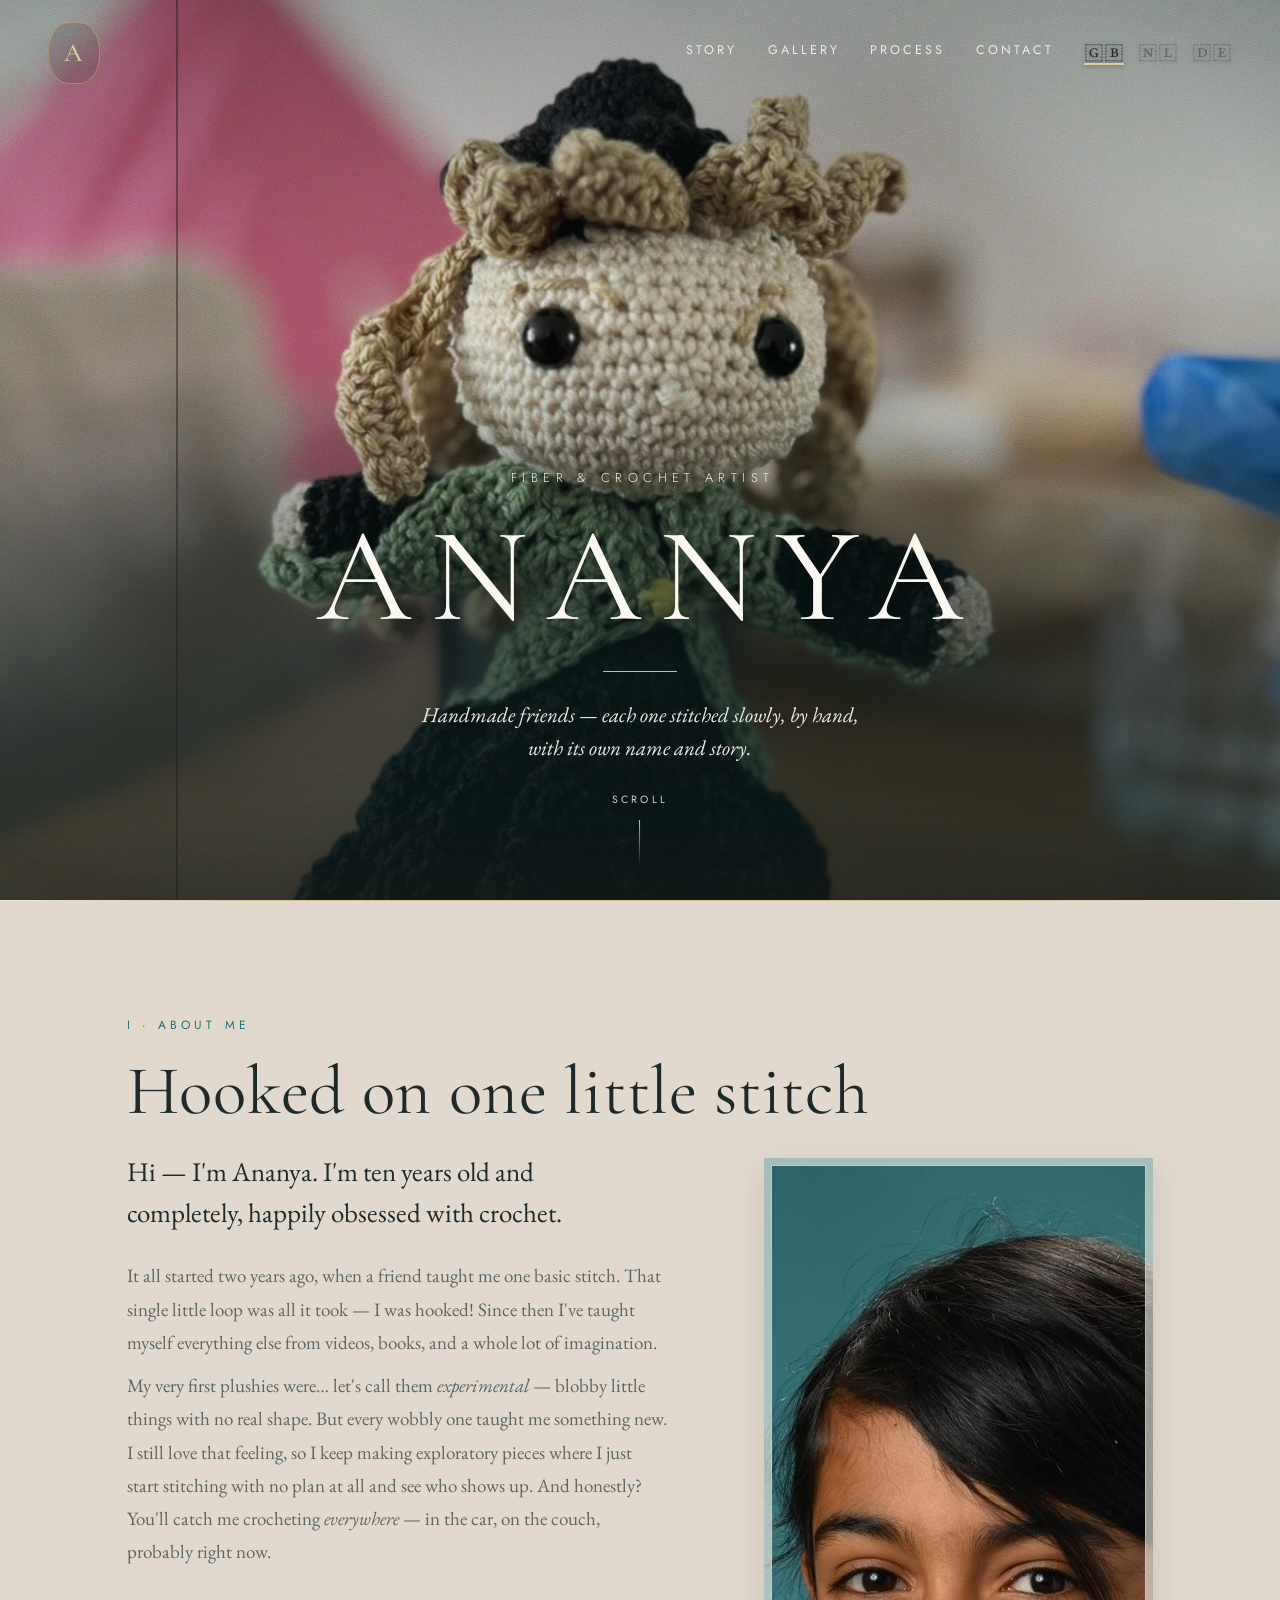
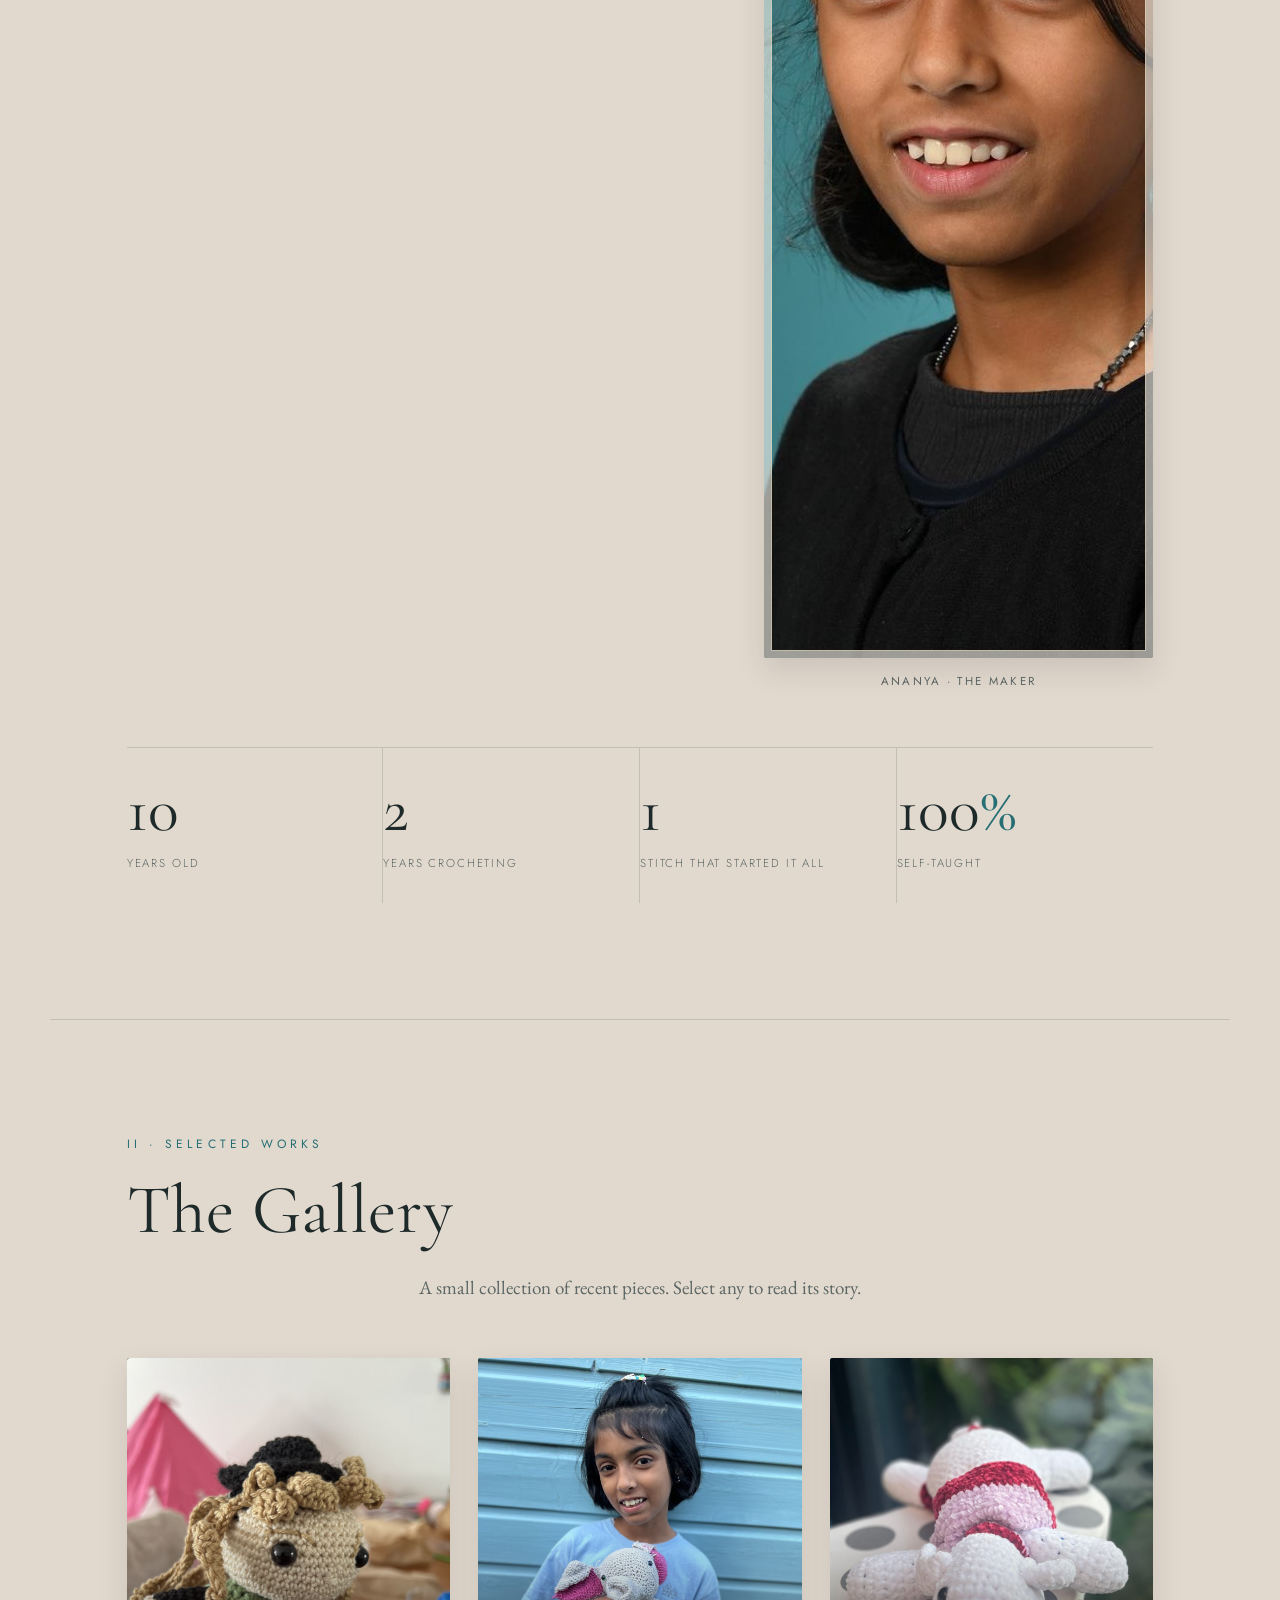
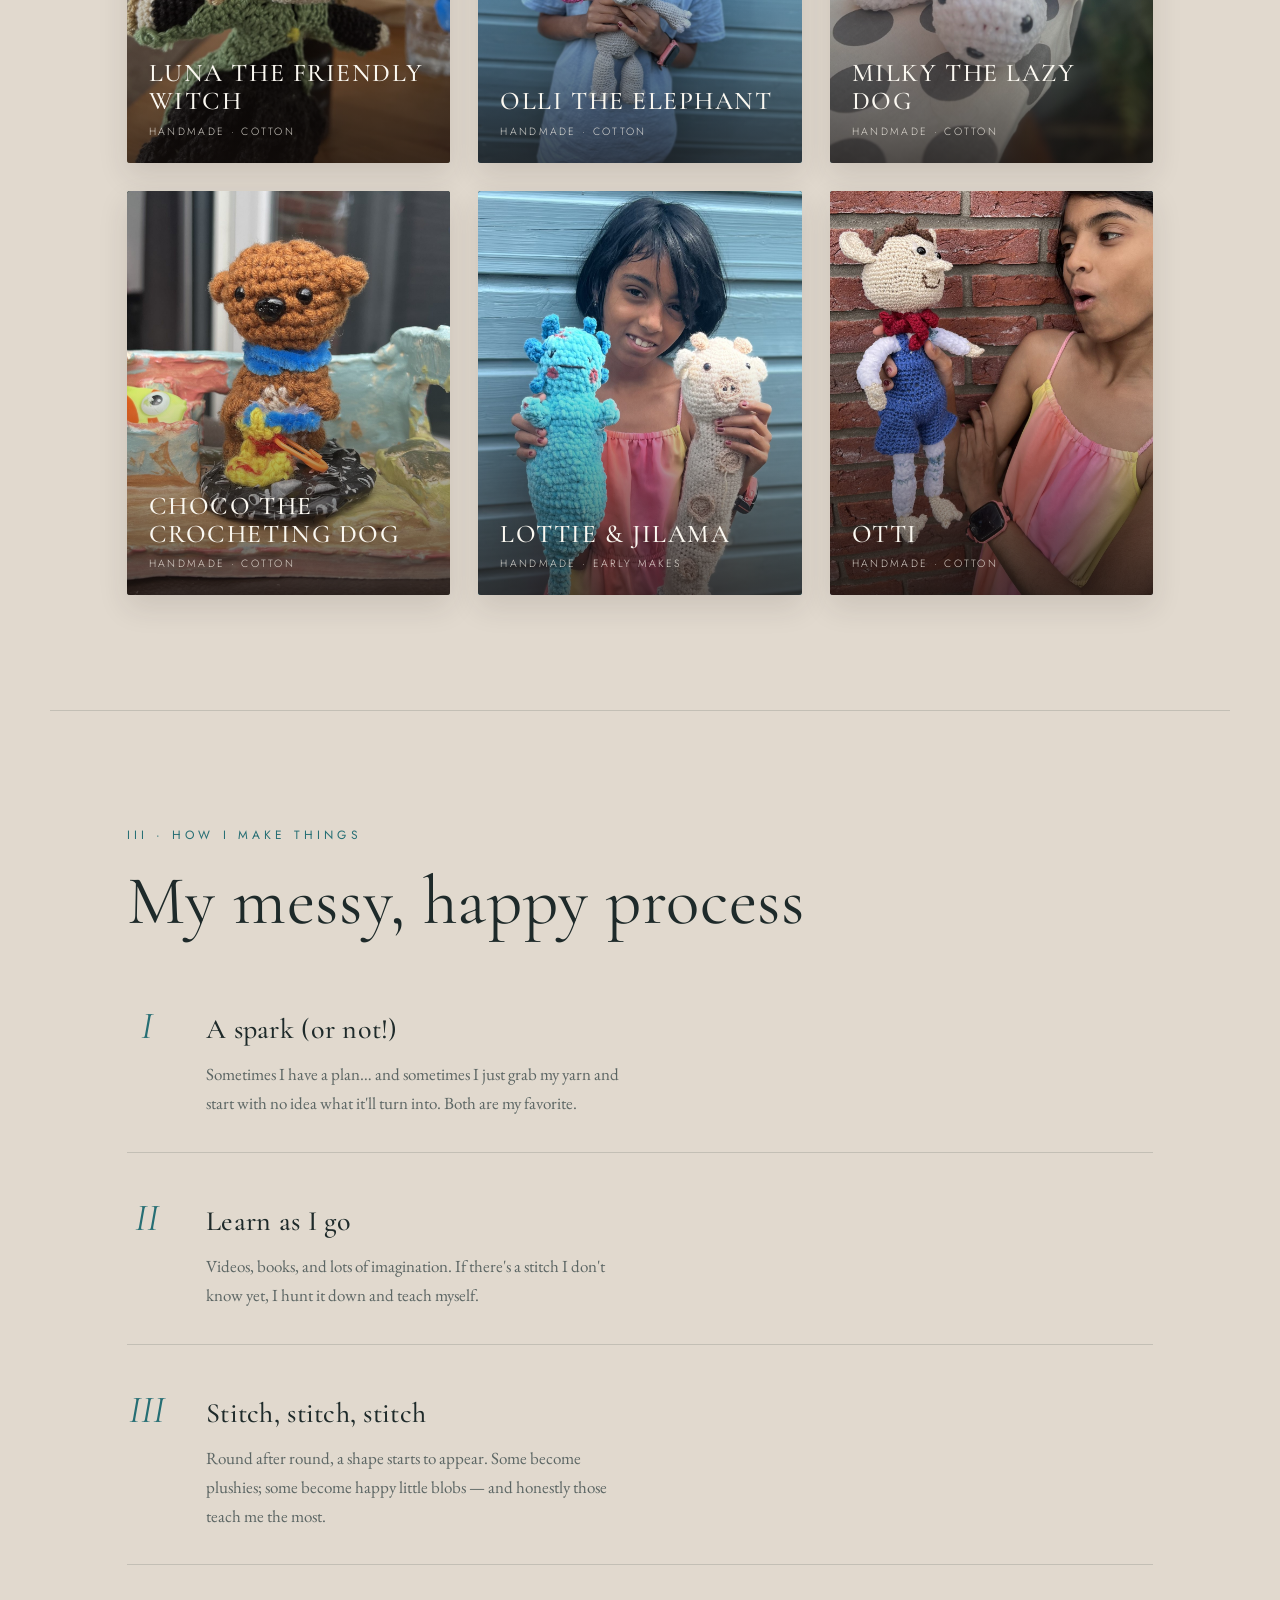
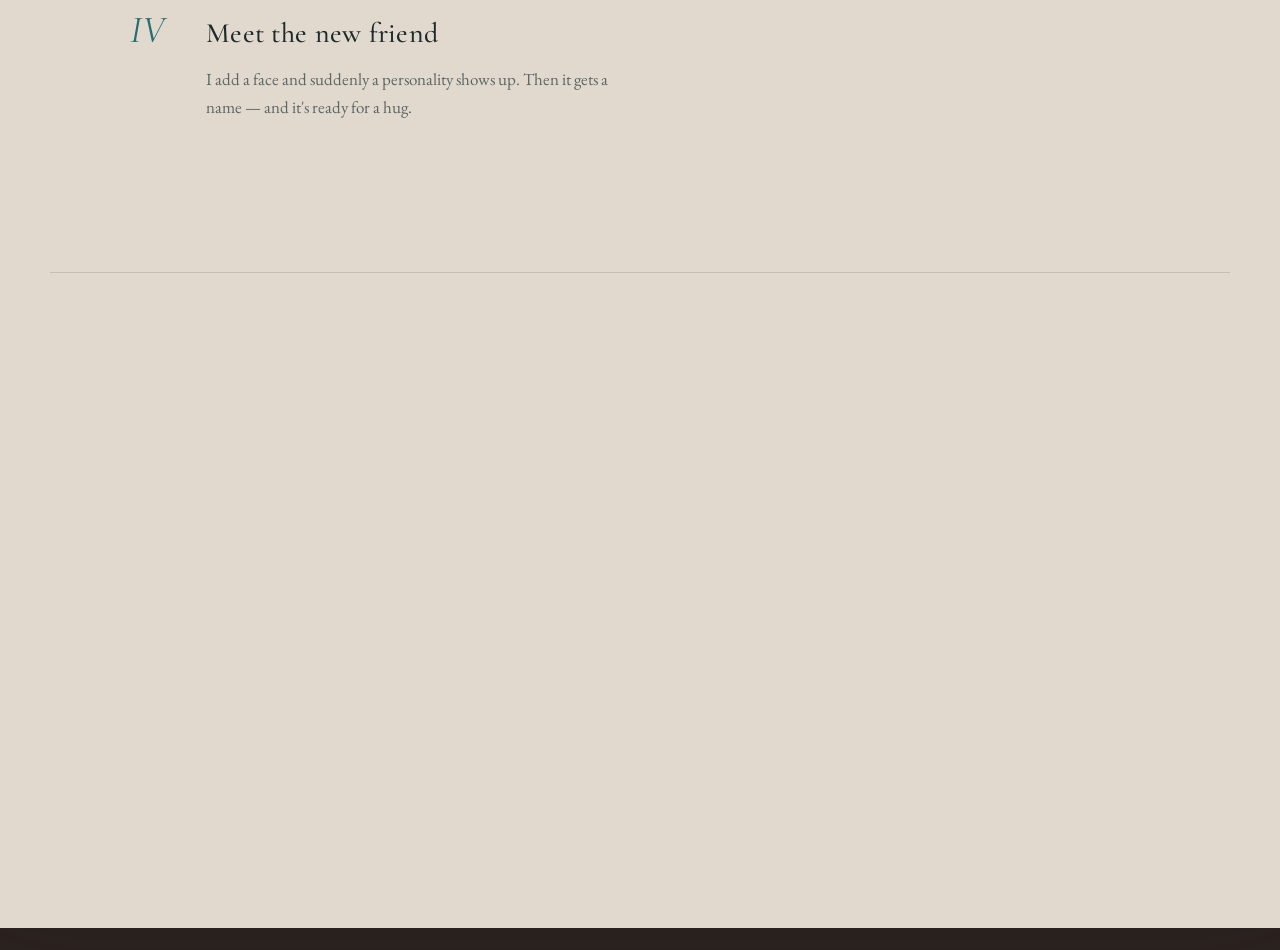
<file: index.html>
<!DOCTYPE html>
<html lang="en">
<!--
  =========================================================================
  ANANYA — Fiber & Crochet Artist | Editorial Portfolio
  -------------------------------------------------------------------------
  Direction: quiet, devotional, high-end editorial — inspired by fine-art
  crochet photography. A single fixed full-bleed photograph sits behind
  everything; the content scrolls over it on a frosted "cream paper" sheet.
  Marsala + cream + sage + gold palette. Cormorant Garamond display with
  wide letter-spacing, EB Garamond prose, Jost for small uppercase labels.

  DROP-IN PHOTOS  (no code changes needed):
    Create an /images folder next to these files and add:
      images/hero.jpg        → the fixed background photograph
      images/gallery-01.jpg … images/gallery-06.jpg  → the six gallery pieces
    Until those files exist, tasteful mood-matched gradients show instead.
    (Filenames are wired below via the --photo / --hero-photo variables.)

  No build step, no dependencies — deploy to a GitHub Pages repo root.
  =========================================================================
-->
<head>
  <meta charset="UTF-8" />
  <meta name="viewport" content="width=device-width, initial-scale=1.0" />
  <meta name="description" content="Ananya — fiber and crochet artist. Devotional, heirloom pieces in natural, small-batch fibers." />
  <title>Ananya · Fiber &amp; Crochet Artist</title>
  <link rel="alternate" hreflang="en" href="https://anyaprojects.github.io/Crochet-web/" />
  <link rel="alternate" hreflang="nl" href="https://anyaprojects.github.io/Crochet-web/nl.html" />
  <link rel="alternate" hreflang="de" href="https://anyaprojects.github.io/Crochet-web/de.html" />
  <link rel="alternate" hreflang="x-default" href="https://anyaprojects.github.io/Crochet-web/" />
  <link rel="preconnect" href="https://fonts.googleapis.com" />
  <link rel="preconnect" href="https://fonts.gstatic.com" crossorigin />
  <!-- Cormorant Garamond (display) · EB Garamond (prose) · Jost (labels) -->
  <link href="https://fonts.googleapis.com/css2?family=Cormorant+Garamond:ital,wght@0,300;0,400;0,500;0,600;1,400;1,500&family=EB+Garamond:ital,wght@0,400;0,500;1,400&family=Jost:wght@300;400;500&display=swap" rel="stylesheet" />
  <link rel="stylesheet" href="styles.css?v=2" />
</head>

<body>

  <!-- =====================================================================
       FIXED BACKDROP — the single full-bleed photograph.
       Swap by adding images/hero.jpg (see --hero-photo in styles.css).
       ===================================================================== -->
  <div class="backdrop" aria-hidden="true">
    <div class="backdrop__photo"></div>
    <div class="backdrop__scrim"></div>
  </div>

  <!-- Global film-grain overlay for an analog, fine-art feel -->
  <div class="grain" aria-hidden="true"></div>

  <!-- =====================================================================
       FIXED MONOGRAM + MINIMAL NAV
       ===================================================================== -->
  <header class="topbar">
    <a class="monogram" href="#top" aria-label="Ananya — home">
      <span class="monogram__mark">A</span>
    </a>
    <div class="topbar__right">
      <nav class="topnav" aria-label="Primary">
        <a href="#about">Story</a>
        <a href="#gallery">Gallery</a>
        <a href="#process">Process</a>
        <a href="#contact">Contact</a>
      </nav>
      <nav class="langswitch" aria-label="Language">
        <a href="./" hreflang="en" title="English" aria-label="English" aria-current="true">🇬🇧</a>
        <a href="nl.html" hreflang="nl" title="Nederlands" aria-label="Dutch">🇳🇱</a>
        <a href="de.html" hreflang="de" title="Deutsch" aria-label="German">🇩🇪</a>
      </nav>
    </div>
  </header>

  <!-- =====================================================================
       SCROLLING CONTENT (rides over the fixed photo)
       ===================================================================== -->
  <main id="top">

    <!-- HERO — photo shows through; only the title sits here -->
    <section class="hero">
      <div class="hero__center">
        <p class="hero__eyebrow">Fiber &amp; Crochet Artist</p>
        <h1 class="hero__name">Ananya</h1>
        <div class="hero__rule" aria-hidden="true"></div>
        <p class="hero__tag">Handmade friends — each one stitched slowly, by hand, with its own name and story.</p>
      </div>
      <a class="hero__cue" href="#about" aria-label="Scroll to explore">
        <span>Scroll</span>
        <span class="hero__cue-line" aria-hidden="true"></span>
      </a>
    </section>

    <!-- FROSTED CREAM SHEET — all prose scrolls over the photo on this panel -->
    <div class="sheet">

      <!-- ABOUT / STORY -->
      <section id="about" class="section reveal">
        <p class="kicker">I · About Me</p>
        <h2 class="h2">Hooked on one little stitch</h2>

        <div class="about-grid">
          <div class="about-text">
            <p class="lede">
              Hi — I'm Ananya. I'm ten years old and completely, happily
              obsessed with crochet.
            </p>
            <p class="prose">
              It all started two years ago, when a friend taught me one basic
              stitch. That single little loop was all it took — I was hooked!
              Since then I've taught myself everything else from videos, books,
              and a whole lot of imagination.
            </p>
            <p class="prose">
              My very first plushies were… let's call them <em>experimental</em>
              — blobby little things with no real shape. But every wobbly one
              taught me something new. I still love that feeling, so I keep making
              exploratory pieces where I just start stitching with no plan at all
              and see who shows up. And honestly? You'll catch me crocheting
              <em>everywhere</em> — in the car, on the couch, probably right now.
            </p>
          </div>

          <figure class="maker-figure">
            <div class="maker-figure__frame">
              <img src="images/portrait-maker.jpg"
                   alt="Portrait of Ananya, fiber and crochet artist"
                   loading="lazy" width="880" height="1100" />
            </div>
            <figcaption>Ananya · the maker</figcaption>
          </figure>
        </div>

        <!-- STATS -->
        <ul class="stats" aria-label="Highlights">
          <li class="stat">
            <span class="stat__num">10</span>
            <span class="stat__label">Years old</span>
          </li>
          <li class="stat">
            <span class="stat__num">2</span>
            <span class="stat__label">Years crocheting</span>
          </li>
          <li class="stat">
            <span class="stat__num">1</span>
            <span class="stat__label">Stitch that started it all</span>
          </li>
          <li class="stat">
            <span class="stat__num">100<span class="stat__accent">%</span></span>
            <span class="stat__label">Self-taught</span>
          </li>
        </ul>
      </section>

      <!-- GALLERY — reference-style full-image cards -->
      <section id="gallery" class="section reveal">
        <p class="kicker">II · Selected Works</p>
        <h2 class="h2">The Gallery</h2>
        <p class="prose prose--center">A small collection of recent pieces. Select any to read its story.</p>

        <!--
          Each card is a clickable placeholder. The data-* attributes feed the
          lightbox. Add images/gallery-0N.jpg to replace the gradient with a
          real photo (wired through the inline --photo variable).
        -->
        <div class="gallery" role="list">

          <!-- LUNA — finished piece -->
          <button class="piece" type="button" role="listitem"
                  style="--photo:url('images/gallery-01.jpg')"
                  data-title="Luna the Friendly Witch"
                  data-yarn="Cotton — sage, black &amp; wheat"
                  data-stitch="Amigurumi, single crochet in the round"
                  data-swatch="e"
                  data-story="Luna is a friendly little witch I made — a sage-green coat, a swishy black dress, golden curls, and a tiny pointed hat. I embroidered her face by hand to give her a kind, curious look. She's a good-luck friend, not a spooky one!">
            <span class="piece__img" data-swatch="e"></span>
            <span class="piece__scrim"></span>
            <span class="piece__meta">
              <span class="piece__name">Luna the Friendly Witch</span>
              <span class="piece__tag">Handmade · Cotton</span>
            </span>
          </button>

          <!-- OLLI — finished piece -->
          <button class="piece" type="button" role="listitem"
                  style="--photo:url('images/gallery-03.jpg')"
                  data-title="Olli the Elephant"
                  data-yarn="Cotton — dove grey &amp; magenta"
                  data-stitch="Amigurumi, single crochet in the round"
                  data-swatch="d"
                  data-story="Olli is a fun-loving, playful elephant inspired by one of my close friends. He's crocheted in soft dove-grey cotton with big floppy ears in bright pink, a curly little trunk, and a cheeky grin. He's always ready for a game — or a cuddle.">
            <span class="piece__img" data-swatch="d"></span>
            <span class="piece__scrim"></span>
            <span class="piece__meta">
              <span class="piece__name">Olli the Elephant</span>
              <span class="piece__tag">Handmade · Cotton</span>
            </span>
          </button>

          <!-- MILKY — finished piece -->
          <button class="piece" type="button" role="listitem"
                  style="--photo:url('images/gallery-04.jpg'); --photo-y:82%"
                  data-title="Milky the Lazy Dog"
                  data-yarn="Cotton — cream &amp; milky white"
                  data-stitch="Amigurumi, single crochet in the round"
                  data-swatch="c"
                  data-story="Milky is the laziest little blob in my whole collection — and honestly the most adorable. One of the very first friends I ever made, this sleepy pup is all soft, creamy cuddles and absolutely no hurry. He's happiest lying flat, doing nothing at all, forever.">
            <span class="piece__img" data-swatch="c"></span>
            <span class="piece__scrim"></span>
            <span class="piece__meta">
              <span class="piece__name">Milky the Lazy Dog</span>
              <span class="piece__tag">Handmade · Cotton</span>
            </span>
          </button>

          <!-- CHOCO — finished piece -->
          <button class="piece" type="button" role="listitem"
                  style="--photo:url('images/gallery-05.jpg')"
                  data-title="Choco the Crocheting Dog"
                  data-yarn="Cotton — chocolate brown"
                  data-stitch="Amigurumi, single crochet in the round"
                  data-swatch="d"
                  data-story="Choco is a little dog who loves to crochet — I made him because I love dogs! You'll find him curled up in a quiet corner with his yarn and hook, busy on a tiny make of his own. His cosy little crochet nook was built together with my friend.">
            <span class="piece__img" data-swatch="d"></span>
            <span class="piece__scrim"></span>
            <span class="piece__meta">
              <span class="piece__name">Choco the Crocheting Dog</span>
              <span class="piece__tag">Handmade · Cotton</span>
            </span>
          </button>

          <!-- LOTTIE & JILAMA — early creations, one photo -->
          <button class="piece" type="button" role="listitem"
                  style="--photo:url('images/gallery-06.jpg')"
                  data-title="Lottie &amp; Jilama"
                  data-yarn="Velvet chenille &amp; cotton"
                  data-stitch="Amigurumi, single crochet in the round"
                  data-swatch="a"
                  data-story="Lottie and Jilama are two of my very first creations — made together, and still hanging out together! Lottie is a soft, fuzzy turquoise axolotl with frilly blue gills, and Jilama is a one-of-a-kind llama-meets-giraffe with spots and little horns. They're not blobs — they really got somewhere! Not quite perfect, but I'm so proud of them.">
            <span class="piece__img" data-swatch="a"></span>
            <span class="piece__scrim"></span>
            <span class="piece__meta">
              <span class="piece__name">Lottie &amp; Jilama</span>
              <span class="piece__tag">Handmade · Early makes</span>
            </span>
          </button>

          <!-- OTTO — finished -->
          <button class="piece" type="button" role="listitem"
                  style="--photo:url('images/gallery-08.jpg')"
                  data-lb-photo="images/gallery-02.jpg"
                  data-title="Otti"
                  data-yarn="Cotton — blue, cream &amp; red"
                  data-stitch="Amigurumi, single crochet in the round"
                  data-swatch="b"
                  data-story="Otti is finished! He was the little friend I was most excited to make — a cheerful fellow in a red scarf and blue dungarees — and here he is at last, all done and ready for a hug.">
            <span class="piece__img" data-swatch="b"></span>
            <span class="piece__scrim"></span>
            <span class="piece__meta">
              <span class="piece__name">Otti</span>
              <span class="piece__tag">Handmade · Cotton</span>
            </span>
          </button>

        </div>
      </section>

      <!-- PROCESS -->
      <section id="process" class="section reveal">
        <p class="kicker">III · How I Make Things</p>
        <h2 class="h2">My messy, happy process</h2>

        <ol class="process">
          <li class="step">
            <span class="step__num">I</span>
            <div class="step__body">
              <h3 class="step__title">A spark (or not!)</h3>
              <p>Sometimes I have a plan… and sometimes I just grab my yarn and start with no idea what it'll turn into. Both are my favorite.</p>
            </div>
          </li>
          <li class="step">
            <span class="step__num">II</span>
            <div class="step__body">
              <h3 class="step__title">Learn as I go</h3>
              <p>Videos, books, and lots of imagination. If there's a stitch I don't know yet, I hunt it down and teach myself.</p>
            </div>
          </li>
          <li class="step">
            <span class="step__num">III</span>
            <div class="step__body">
              <h3 class="step__title">Stitch, stitch, stitch</h3>
              <p>Round after round, a shape starts to appear. Some become plushies; some become happy little blobs — and honestly those teach me the most.</p>
            </div>
          </li>
          <li class="step">
            <span class="step__num">IV</span>
            <div class="step__body">
              <h3 class="step__title">Meet the new friend</h3>
              <p>I add a face and suddenly a personality shows up. Then it gets a name — and it's ready for a hug.</p>
            </div>
          </li>
        </ol>
      </section>

      <!-- CONTACT / FOOTER -->
      <footer id="contact" class="section section--contact reveal">
        <p class="kicker">IV · Say Hello</p>
        <h2 class="h2">Let's be friends</h2>
        <p class="prose prose--center">
          Love one of my little makes, or have an idea for one? Send me a
          note — I'd love to hear from you!
        </p>
        <a class="btn" data-contact data-subject="Hello from your website" href="#contact">Say hello</a>

        <div class="footer__base">
          <span class="monogram__mark monogram__mark--sm">A</span>
          <p class="footer__fine">© <span id="year"></span> Ananya · Fiber &amp; Crochet Artist · Handmade with care</p>
        </div>
      </footer>

    </div><!-- /.sheet -->
  </main>

  <!-- =====================================================================
       LIGHTBOX MODAL
       ===================================================================== -->
  <div class="lightbox" id="lightbox" role="dialog" aria-modal="true" aria-labelledby="lb-title" hidden>
    <div class="lightbox__backdrop" data-close></div>
    <div class="lightbox__panel" role="document">
      <button class="lightbox__close" type="button" data-close aria-label="Close preview">×</button>
      <div class="lightbox__media" id="lb-media" aria-hidden="true"></div>
      <div class="lightbox__body">
        <p class="kicker">Featured Work</p>
        <h3 class="lightbox__title" id="lb-title">Piece name</h3>
        <div class="lightbox__rule" aria-hidden="true"></div>
        <dl class="lightbox__specs">
          <div class="spec">
            <dt>Yarn type</dt>
            <dd id="lb-yarn">—</dd>
          </div>
          <div class="spec">
            <dt>Stitch used</dt>
            <dd id="lb-stitch">—</dd>
          </div>
        </dl>
        <p class="lightbox__story" id="lb-story">Story description.</p>
      </div>
    </div>
  </div>

  <script src="script.js"></script>
</body>
</html>
</file>
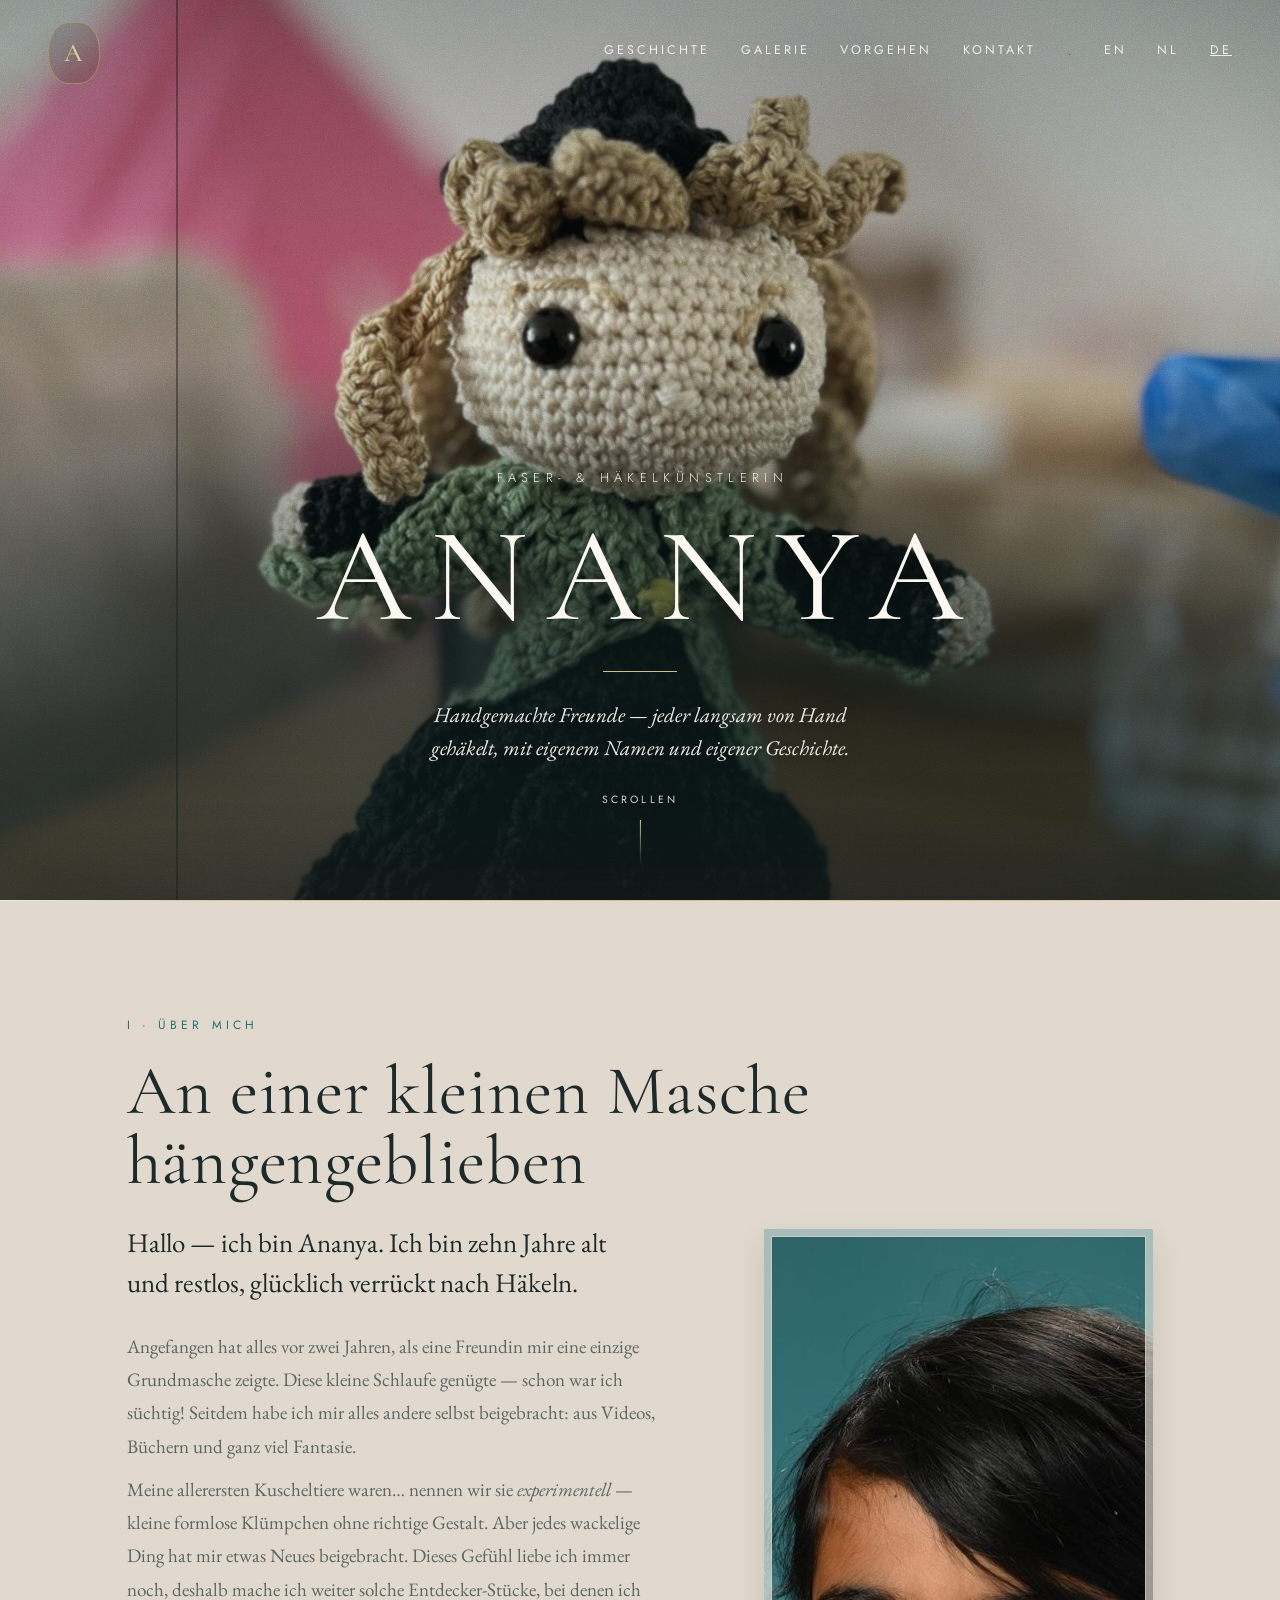
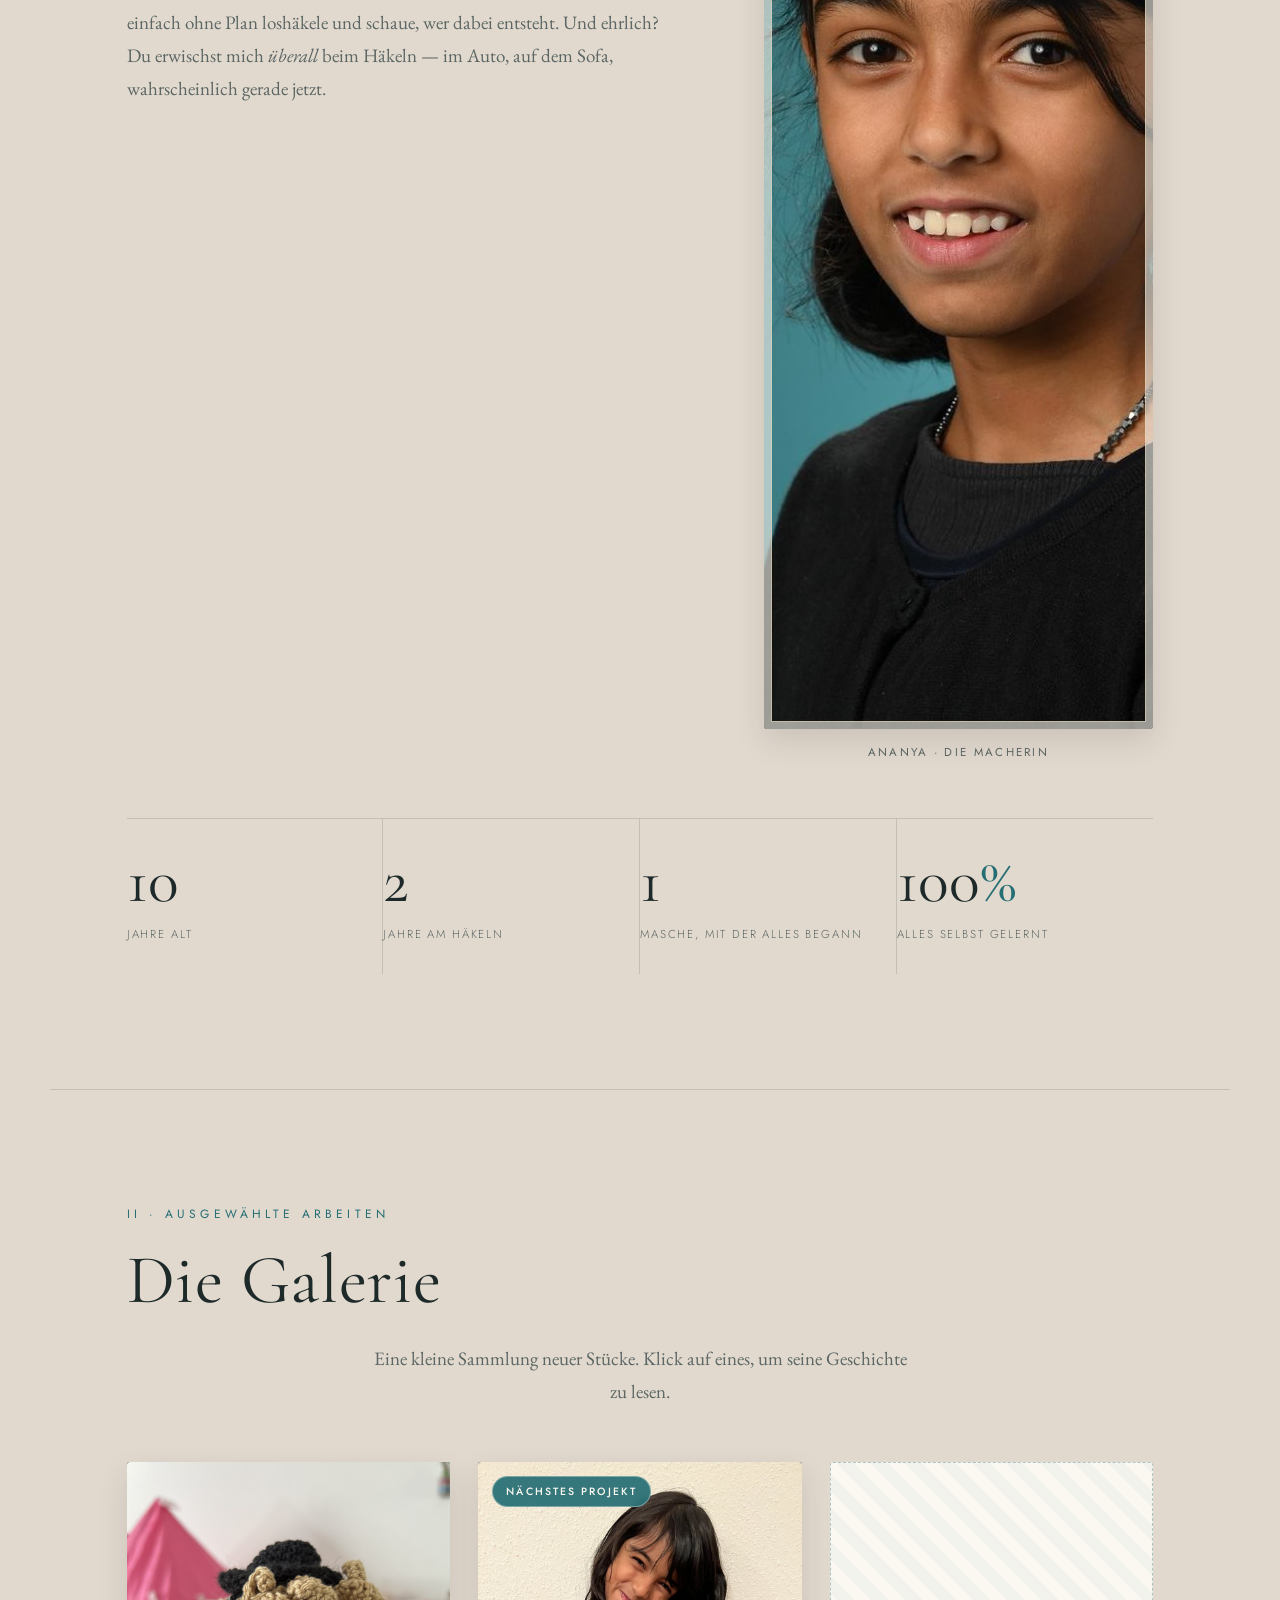
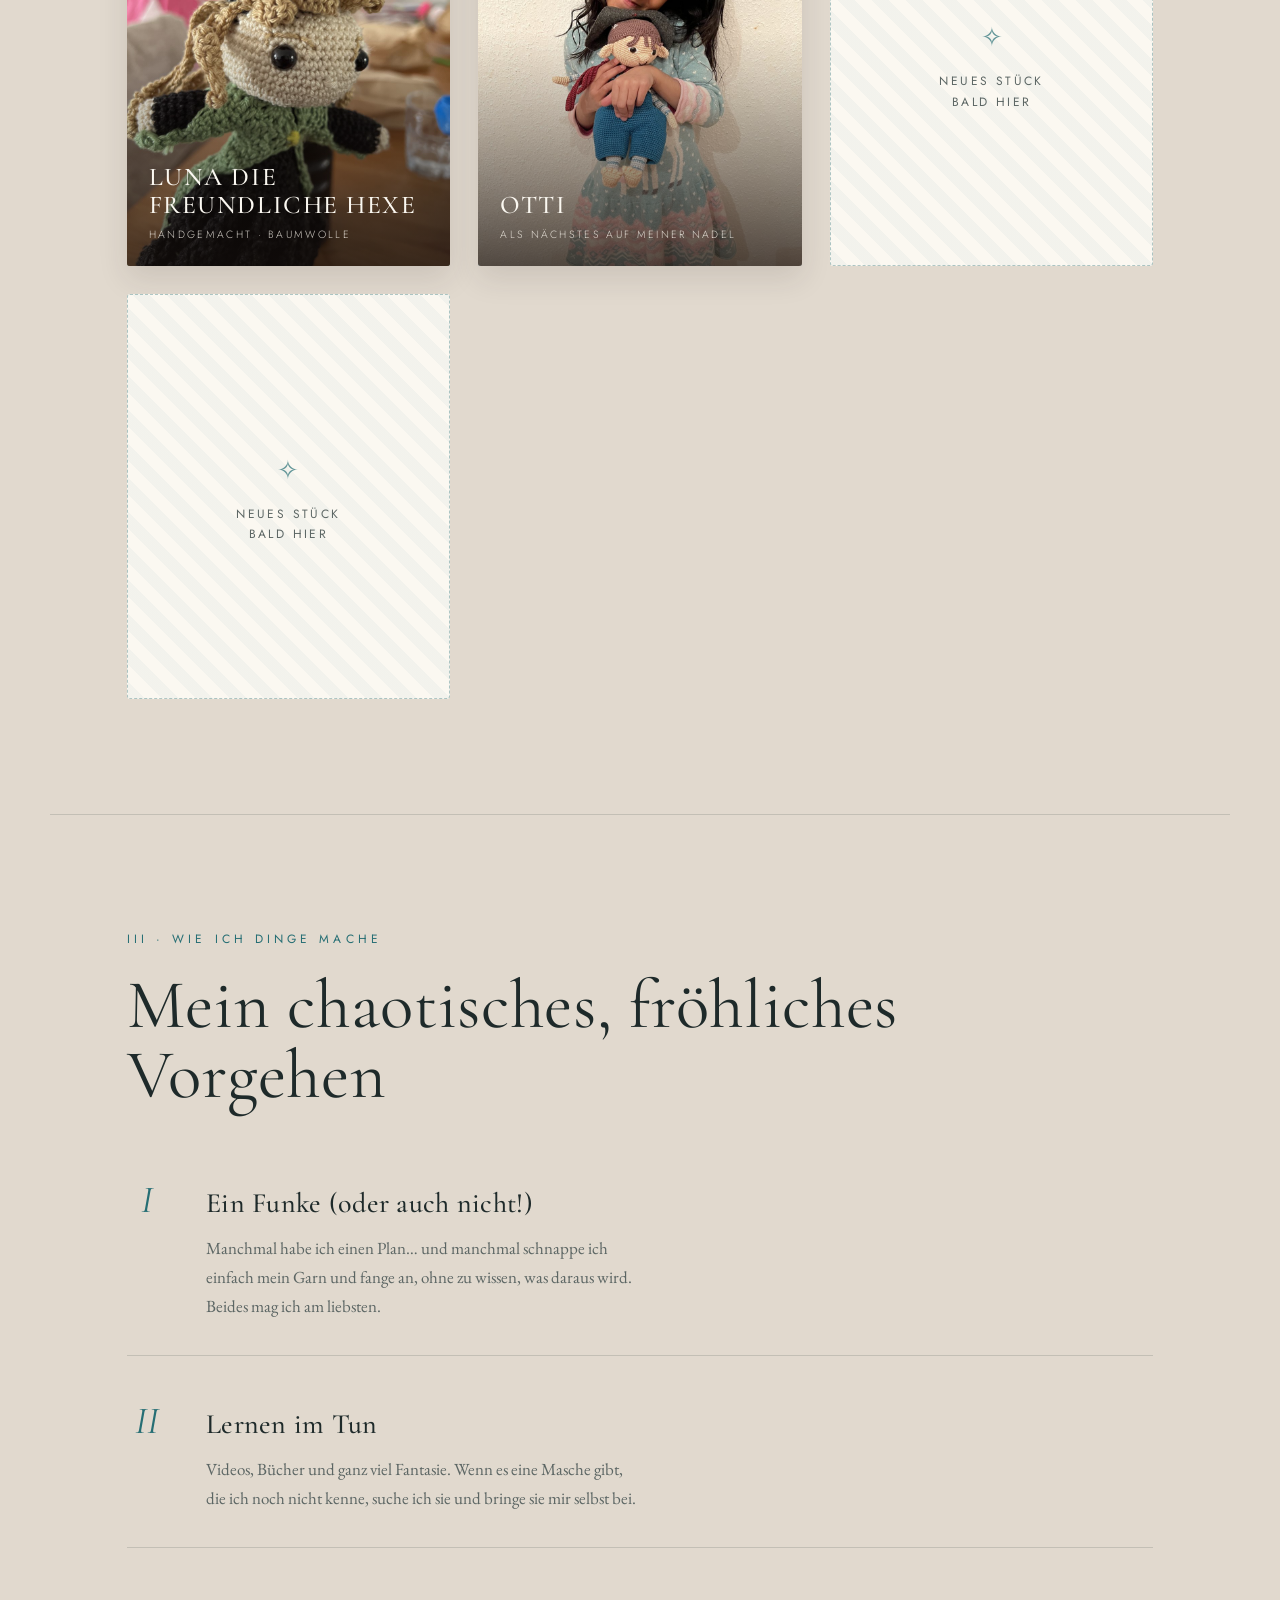
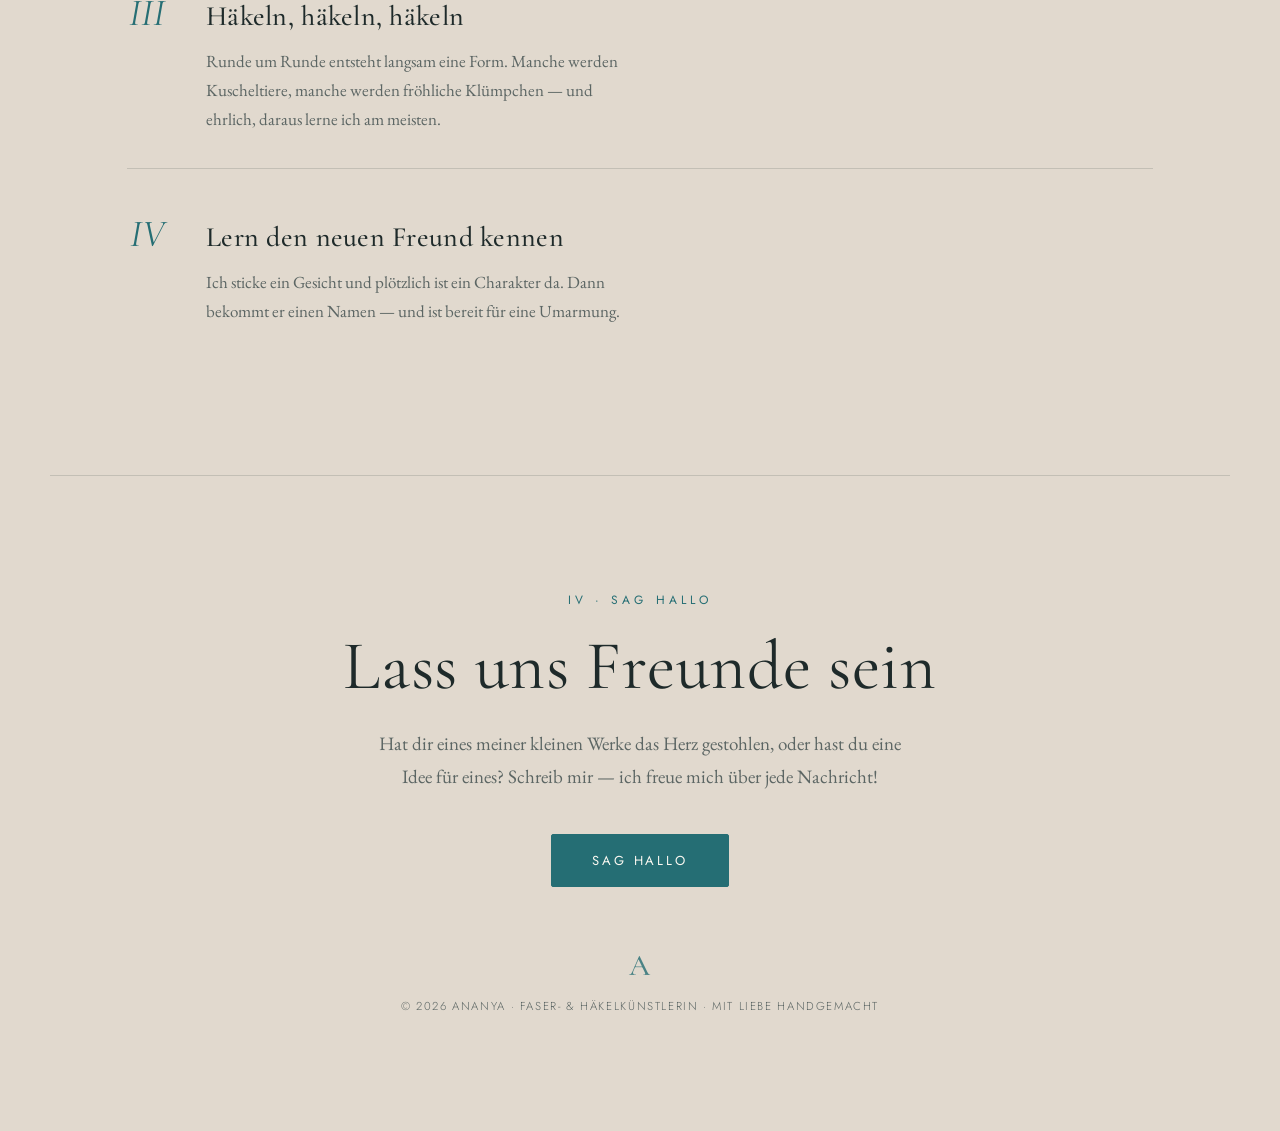
<file: de/index.html>
<!DOCTYPE html>
<html lang="de">
<head>
  <meta charset="UTF-8" />
  <meta name="viewport" content="width=device-width, initial-scale=1.0" />
  <meta name="description" content="Ananya — Faser- und Häkelkünstlerin. Mit Hingabe gefertigte Schätze zum Behalten, aus natürlichen Garnen in kleinen Mengen." />
  <title>Ananya · Faser- &amp; Häkelkünstlerin</title>
  <link rel="alternate" hreflang="en" href="https://anyaprojects.github.io/Crochet-web/" />
  <link rel="alternate" hreflang="nl" href="https://anyaprojects.github.io/Crochet-web/nl/" />
  <link rel="alternate" hreflang="de" href="https://anyaprojects.github.io/Crochet-web/de/" />
  <link rel="alternate" hreflang="x-default" href="https://anyaprojects.github.io/Crochet-web/" />
  <link rel="preconnect" href="https://fonts.googleapis.com" />
  <link rel="preconnect" href="https://fonts.gstatic.com" crossorigin />
  <link href="https://fonts.googleapis.com/css2?family=Cormorant+Garamond:ital,wght@0,300;0,400;0,500;0,600;1,400;1,500&family=EB+Garamond:ital,wght@0,400;0,500;1,400&family=Jost:wght@300;400;500&display=swap" rel="stylesheet" />
  <link rel="stylesheet" href="../styles.css" />
</head>

<body>

  <div class="backdrop" aria-hidden="true">
    <div class="backdrop__photo"></div>
    <div class="backdrop__scrim"></div>
  </div>

  <div class="grain" aria-hidden="true"></div>

  <header class="topbar">
    <a class="monogram" href="#top" aria-label="Ananya — Startseite">
      <span class="monogram__mark">A</span>
    </a>
    <nav class="topnav" aria-label="Hauptmenü">
      <a href="#about">Geschichte</a>
      <a href="#gallery">Galerie</a>
      <a href="#process">Vorgehen</a>
      <a href="#contact">Kontakt</a>
      <span aria-hidden="true" style="opacity:.4;margin:0 .1rem">·</span>
      <a href="../" hreflang="en">EN</a>
      <a href="../nl/" hreflang="nl">NL</a>
      <a href="./" hreflang="de" aria-current="true" style="text-decoration:underline">DE</a>
    </nav>
  </header>

  <main id="top">

    <section class="hero">
      <div class="hero__center">
        <p class="hero__eyebrow">Faser- &amp; Häkelkünstlerin</p>
        <h1 class="hero__name">Ananya</h1>
        <div class="hero__rule" aria-hidden="true"></div>
        <p class="hero__tag">Handgemachte Freunde — jeder langsam von Hand gehäkelt, mit eigenem Namen und eigener Geschichte.</p>
      </div>
      <a class="hero__cue" href="#about" aria-label="Zum Entdecken scrollen">
        <span>Scrollen</span>
        <span class="hero__cue-line" aria-hidden="true"></span>
      </a>
    </section>

    <div class="sheet">

      <!-- ÜBER MICH / GESCHICHTE -->
      <section id="about" class="section reveal">
        <p class="kicker">I · Über mich</p>
        <h2 class="h2">An einer kleinen Masche hängengeblieben</h2>

        <div class="about-grid">
          <div class="about-text">
            <p class="lede">
              Hallo — ich bin Ananya. Ich bin zehn Jahre alt und restlos,
              glücklich verrückt nach Häkeln.
            </p>
            <p class="prose">
              Angefangen hat alles vor zwei Jahren, als eine Freundin mir eine
              einzige Grundmasche zeigte. Diese kleine Schlaufe genügte — schon
              war ich süchtig! Seitdem habe ich mir alles andere selbst
              beigebracht: aus Videos, Büchern und ganz viel Fantasie.
            </p>
            <p class="prose">
              Meine allerersten Kuscheltiere waren… nennen wir sie
              <em>experimentell</em> — kleine formlose Klümpchen ohne richtige
              Gestalt. Aber jedes wackelige Ding hat mir etwas Neues beigebracht.
              Dieses Gefühl liebe ich immer noch, deshalb mache ich weiter solche
              Entdecker-Stücke, bei denen ich einfach ohne Plan loshäkele und
              schaue, wer dabei entsteht. Und ehrlich? Du erwischst mich
              <em>überall</em> beim Häkeln — im Auto, auf dem Sofa, wahrscheinlich
              gerade jetzt.
            </p>
          </div>

          <figure class="maker-figure">
            <div class="maker-figure__frame">
              <img src="../images/portrait-maker.jpg"
                   alt="Porträt von Ananya, Faser- und Häkelkünstlerin"
                   loading="lazy" width="880" height="1100" />
            </div>
            <figcaption>Ananya · die Macherin</figcaption>
          </figure>
        </div>

        <ul class="stats" aria-label="Höhepunkte">
          <li class="stat">
            <span class="stat__num">10</span>
            <span class="stat__label">Jahre alt</span>
          </li>
          <li class="stat">
            <span class="stat__num">2</span>
            <span class="stat__label">Jahre am Häkeln</span>
          </li>
          <li class="stat">
            <span class="stat__num">1</span>
            <span class="stat__label">Masche, mit der alles begann</span>
          </li>
          <li class="stat">
            <span class="stat__num">100<span class="stat__accent">%</span></span>
            <span class="stat__label">Alles selbst gelernt</span>
          </li>
        </ul>
      </section>

      <!-- GALERIE -->
      <section id="gallery" class="section reveal">
        <p class="kicker">II · Ausgewählte Arbeiten</p>
        <h2 class="h2">Die Galerie</h2>
        <p class="prose prose--center">Eine kleine Sammlung neuer Stücke. Klick auf eines, um seine Geschichte zu lesen.</p>

        <div class="gallery" role="list">

          <!-- LUNA — fertig -->
          <button class="piece" type="button" role="listitem"
                  style="--photo:url('../images/gallery-01.jpg')"
                  data-title="Luna die freundliche Hexe"
                  data-yarn="Baumwolle — Salbeigrün, Schwarz &amp; Weizen"
                  data-stitch="Amigurumi, feste Maschen in Runden"
                  data-swatch="e"
                  data-story="Luna ist eine freundliche kleine Hexe, die ich gemacht habe — ein salbeigrüner Mantel, ein schwingendes schwarzes Kleid, goldene Locken und ein kleiner spitzer Hut. Ihr Gesicht habe ich von Hand bestickt, damit sie lieb und neugierig schaut. Sie ist eine Glücksfreundin, keine gruselige Hexe!">
            <span class="piece__img" data-swatch="e"></span>
            <span class="piece__scrim"></span>
            <span class="piece__meta">
              <span class="piece__name">Luna die freundliche Hexe</span>
              <span class="piece__tag">Handgemacht · Baumwolle</span>
            </span>
          </button>

          <!-- OTTI — nächstes Projekt -->
          <button class="piece" type="button" role="listitem"
                  style="--photo:url('../images/gallery-02.jpg')"
                  data-title="Otti"
                  data-yarn="Baumwolle — Petrol &amp; Anthrazit"
                  data-stitch="Amigurumi, feste Maschen in Runden"
                  data-swatch="b"
                  data-story="Otti ist der kleine Freund, den ich als Nächstes mache — ein fröhlicher Kerl in petrolfarbener Latzhose und einem schlaffen grauen Hut. Auf dieses Projekt freue ich mich am meisten, und er kommt in die Galerie, sobald er fertig ist!">
            <span class="piece__badge">Nächstes Projekt</span>
            <span class="piece__img" data-swatch="b"></span>
            <span class="piece__scrim"></span>
            <span class="piece__meta">
              <span class="piece__name">Otti</span>
              <span class="piece__tag">Als Nächstes auf meiner Nadel</span>
            </span>
          </button>

          <div class="piece piece--soon" aria-hidden="true">
            <span class="piece__soon-inner">
              <span class="piece__soon-mark">✧</span>
              <span class="piece__soon-label">Neues Stück<br>bald hier</span>
            </span>
          </div>
          <div class="piece piece--soon" aria-hidden="true">
            <span class="piece__soon-inner">
              <span class="piece__soon-mark">✧</span>
              <span class="piece__soon-label">Neues Stück<br>bald hier</span>
            </span>
          </div>

        </div>
      </section>

      <!-- VORGEHEN -->
      <section id="process" class="section reveal">
        <p class="kicker">III · Wie ich Dinge mache</p>
        <h2 class="h2">Mein chaotisches, fröhliches Vorgehen</h2>

        <ol class="process">
          <li class="step">
            <span class="step__num">I</span>
            <div class="step__body">
              <h3 class="step__title">Ein Funke (oder auch nicht!)</h3>
              <p>Manchmal habe ich einen Plan… und manchmal schnappe ich einfach mein Garn und fange an, ohne zu wissen, was daraus wird. Beides mag ich am liebsten.</p>
            </div>
          </li>
          <li class="step">
            <span class="step__num">II</span>
            <div class="step__body">
              <h3 class="step__title">Lernen im Tun</h3>
              <p>Videos, Bücher und ganz viel Fantasie. Wenn es eine Masche gibt, die ich noch nicht kenne, suche ich sie und bringe sie mir selbst bei.</p>
            </div>
          </li>
          <li class="step">
            <span class="step__num">III</span>
            <div class="step__body">
              <h3 class="step__title">Häkeln, häkeln, häkeln</h3>
              <p>Runde um Runde entsteht langsam eine Form. Manche werden Kuscheltiere, manche werden fröhliche Klümpchen — und ehrlich, daraus lerne ich am meisten.</p>
            </div>
          </li>
          <li class="step">
            <span class="step__num">IV</span>
            <div class="step__body">
              <h3 class="step__title">Lern den neuen Freund kennen</h3>
              <p>Ich sticke ein Gesicht und plötzlich ist ein Charakter da. Dann bekommt er einen Namen — und ist bereit für eine Umarmung.</p>
            </div>
          </li>
        </ol>
      </section>

      <!-- KONTAKT / FOOTER -->
      <footer id="contact" class="section section--contact reveal">
        <p class="kicker">IV · Sag Hallo</p>
        <h2 class="h2">Lass uns Freunde sein</h2>
        <p class="prose prose--center">
          Hat dir eines meiner kleinen Werke das Herz gestohlen, oder hast du
          eine Idee für eines? Schreib mir — ich freue mich über jede Nachricht!
        </p>
        <a class="btn" href="mailto:hello@example.com">Sag Hallo</a>

        <div class="footer__base">
          <span class="monogram__mark monogram__mark--sm">A</span>
          <p class="footer__fine">© <span id="year"></span> Ananya · Faser- &amp; Häkelkünstlerin · Mit Liebe handgemacht</p>
        </div>
      </footer>

    </div><!-- /.sheet -->
  </main>

  <!-- LIGHTBOX -->
  <div class="lightbox" id="lightbox" role="dialog" aria-modal="true" aria-labelledby="lb-title" hidden>
    <div class="lightbox__backdrop" data-close></div>
    <div class="lightbox__panel" role="document">
      <button class="lightbox__close" type="button" data-close aria-label="Vorschau schließen">×</button>
      <div class="lightbox__media" id="lb-media" aria-hidden="true"></div>
      <div class="lightbox__body">
        <p class="kicker">Ausgewählte Arbeit</p>
        <h3 class="lightbox__title" id="lb-title">Name des Stücks</h3>
        <div class="lightbox__rule" aria-hidden="true"></div>
        <dl class="lightbox__specs">
          <div class="spec">
            <dt>Garnart</dt>
            <dd id="lb-yarn">—</dd>
          </div>
          <div class="spec">
            <dt>Verwendete Masche</dt>
            <dd id="lb-stitch">—</dd>
          </div>
        </dl>
        <p class="lightbox__story" id="lb-story">Beschreibung der Geschichte.</p>
      </div>
    </div>
  </div>

  <script src="../script.js"></script>
</body>
</html>
</file>
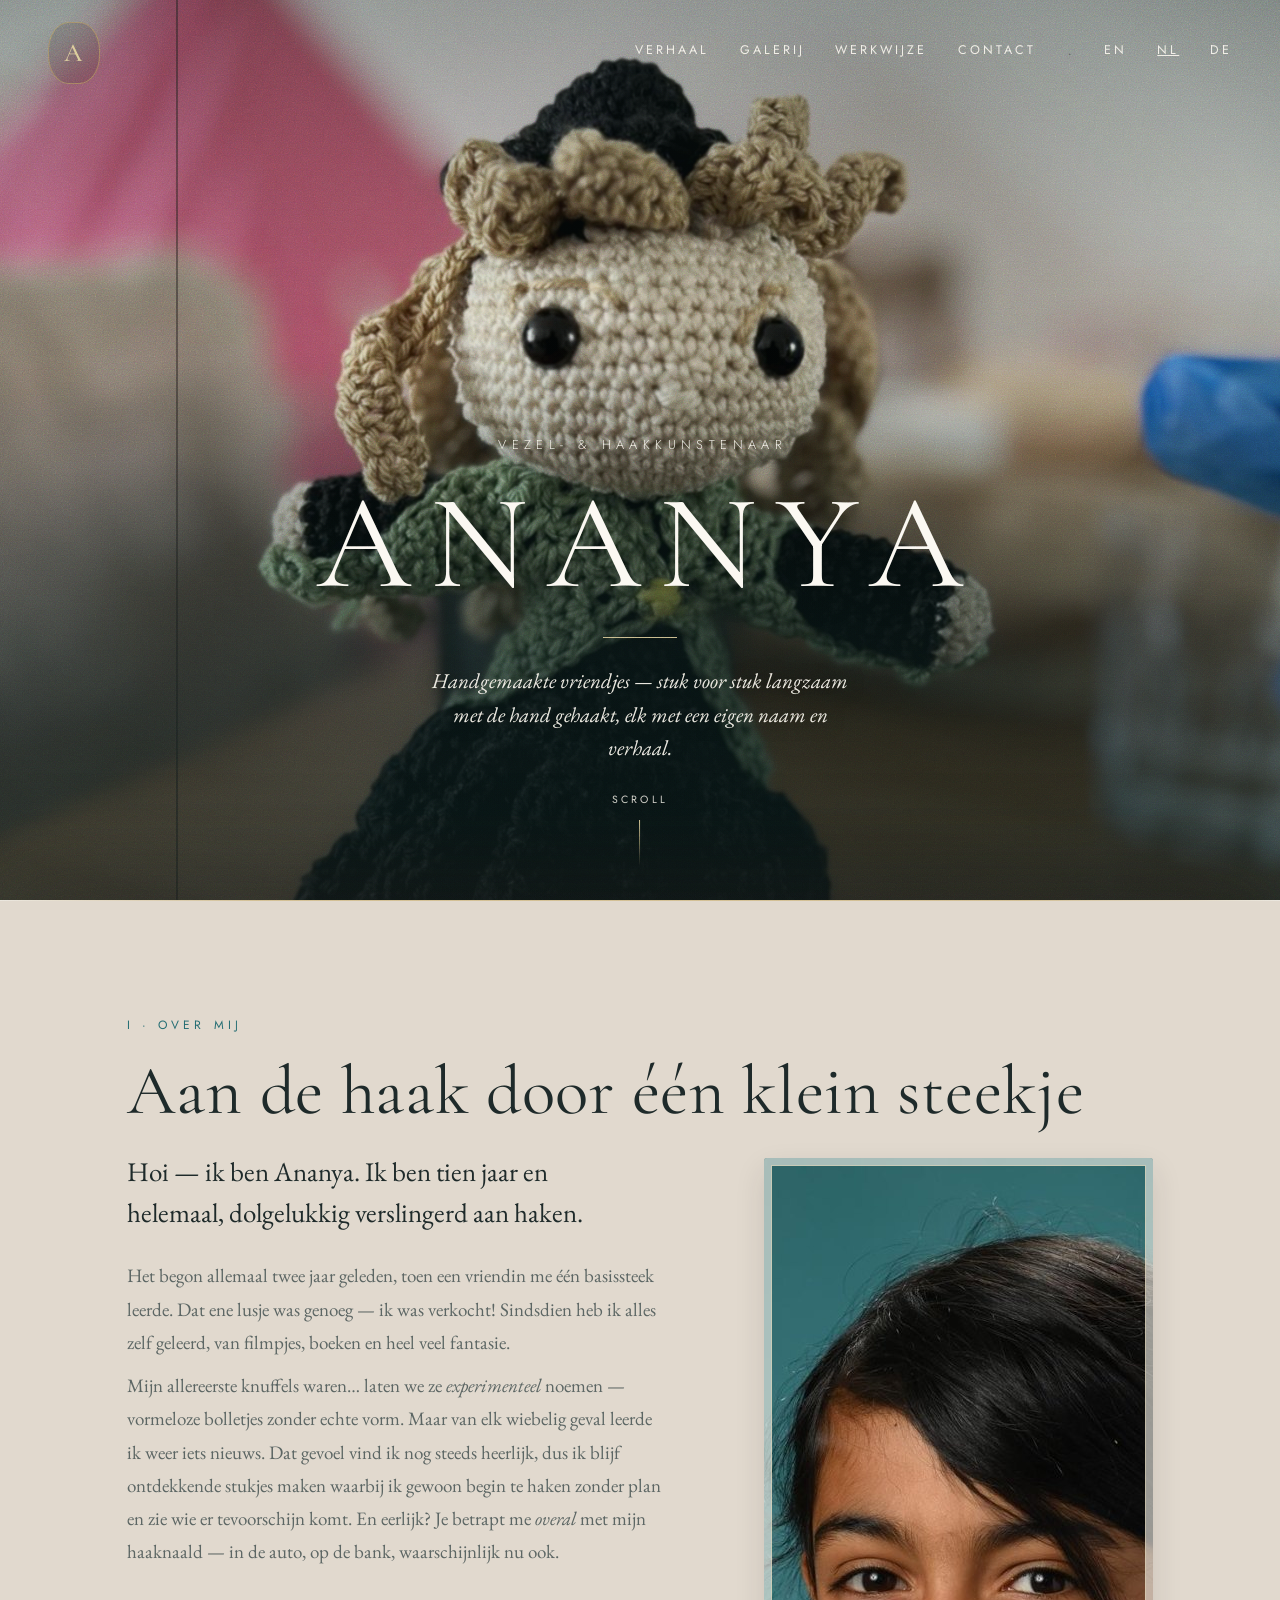
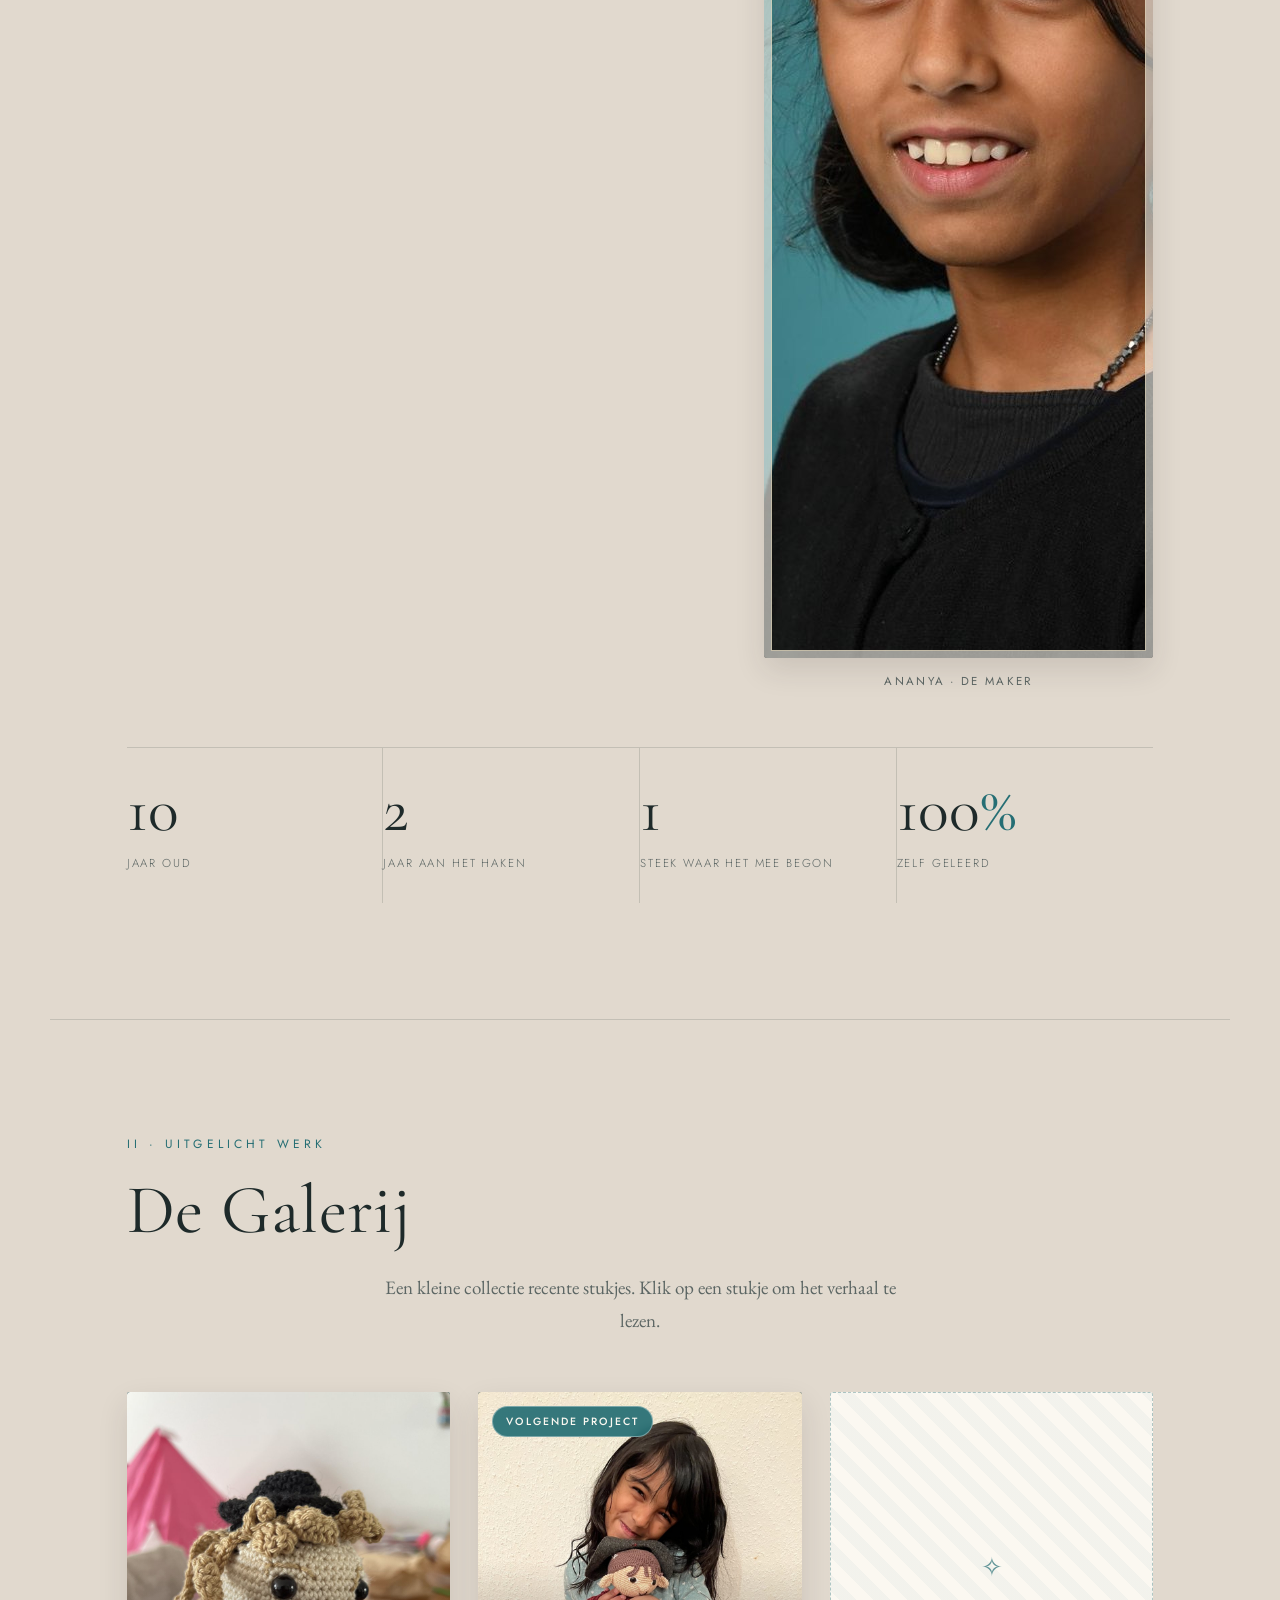
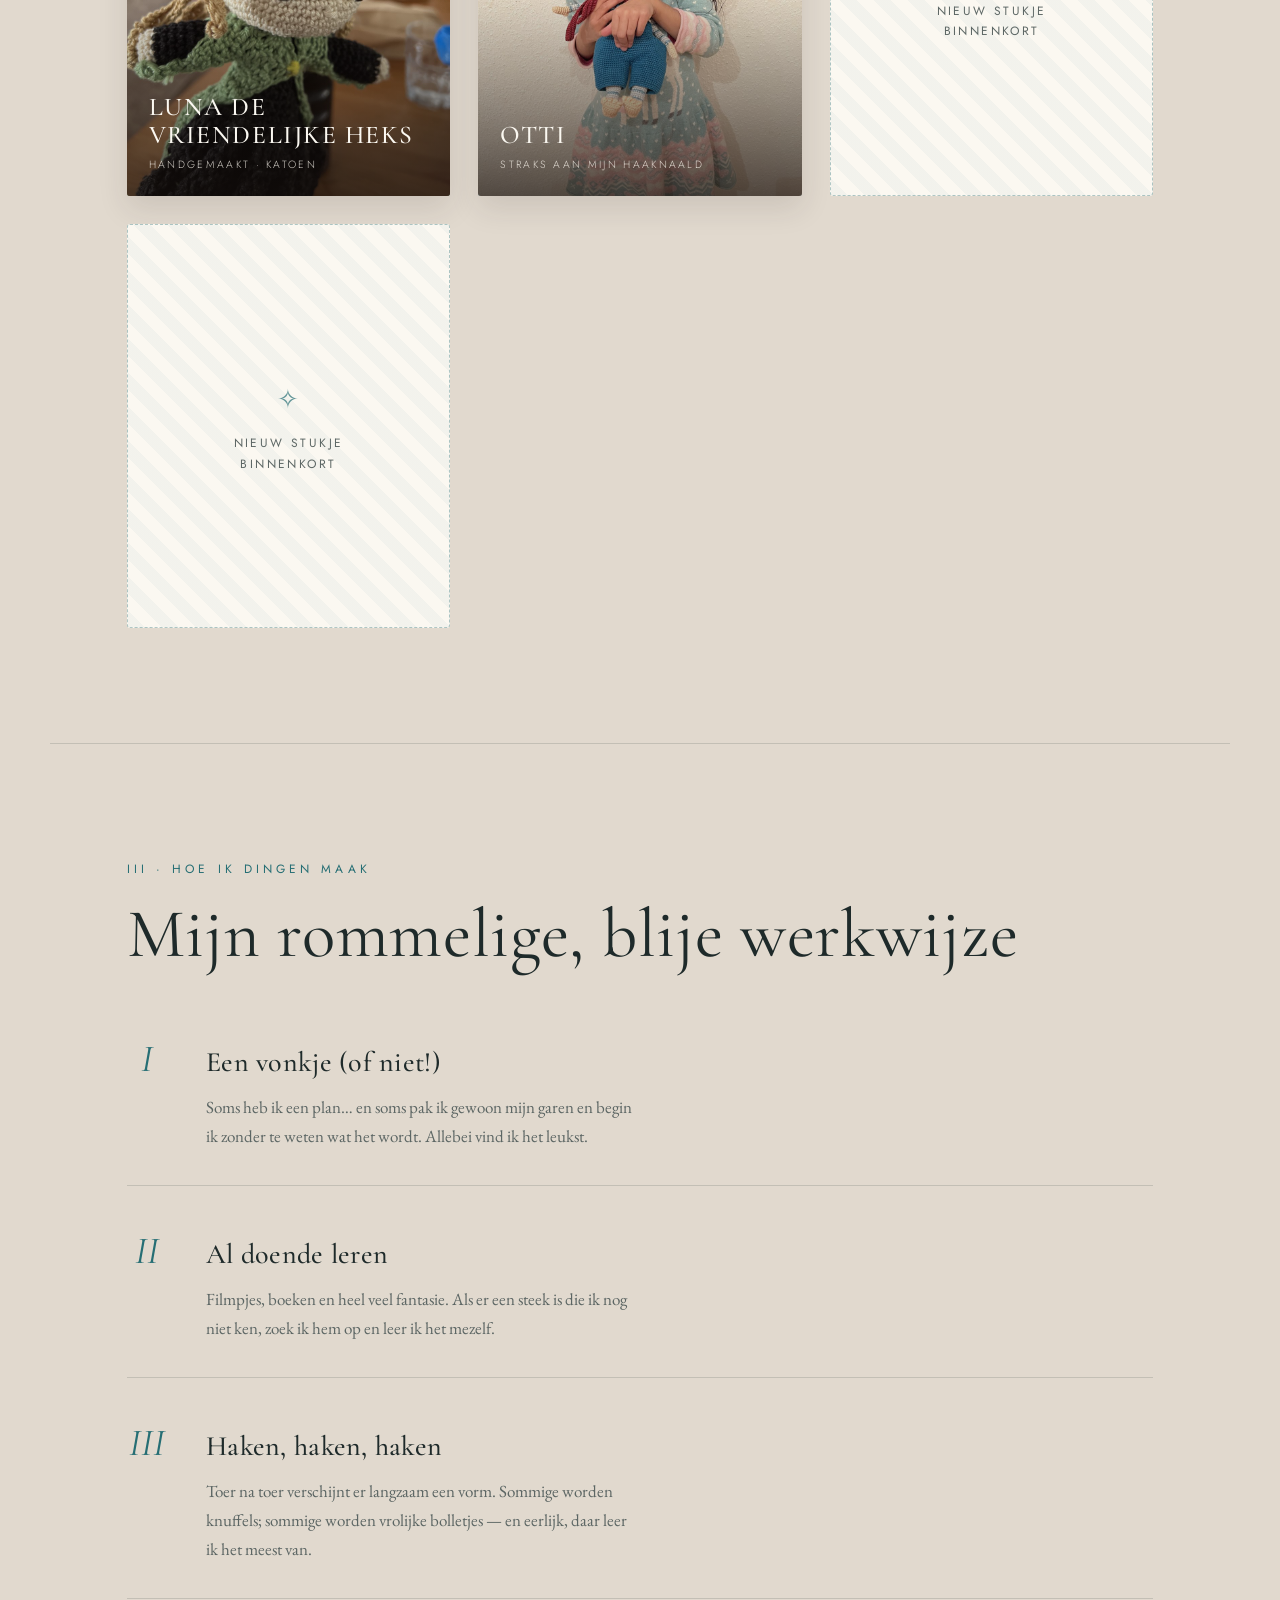
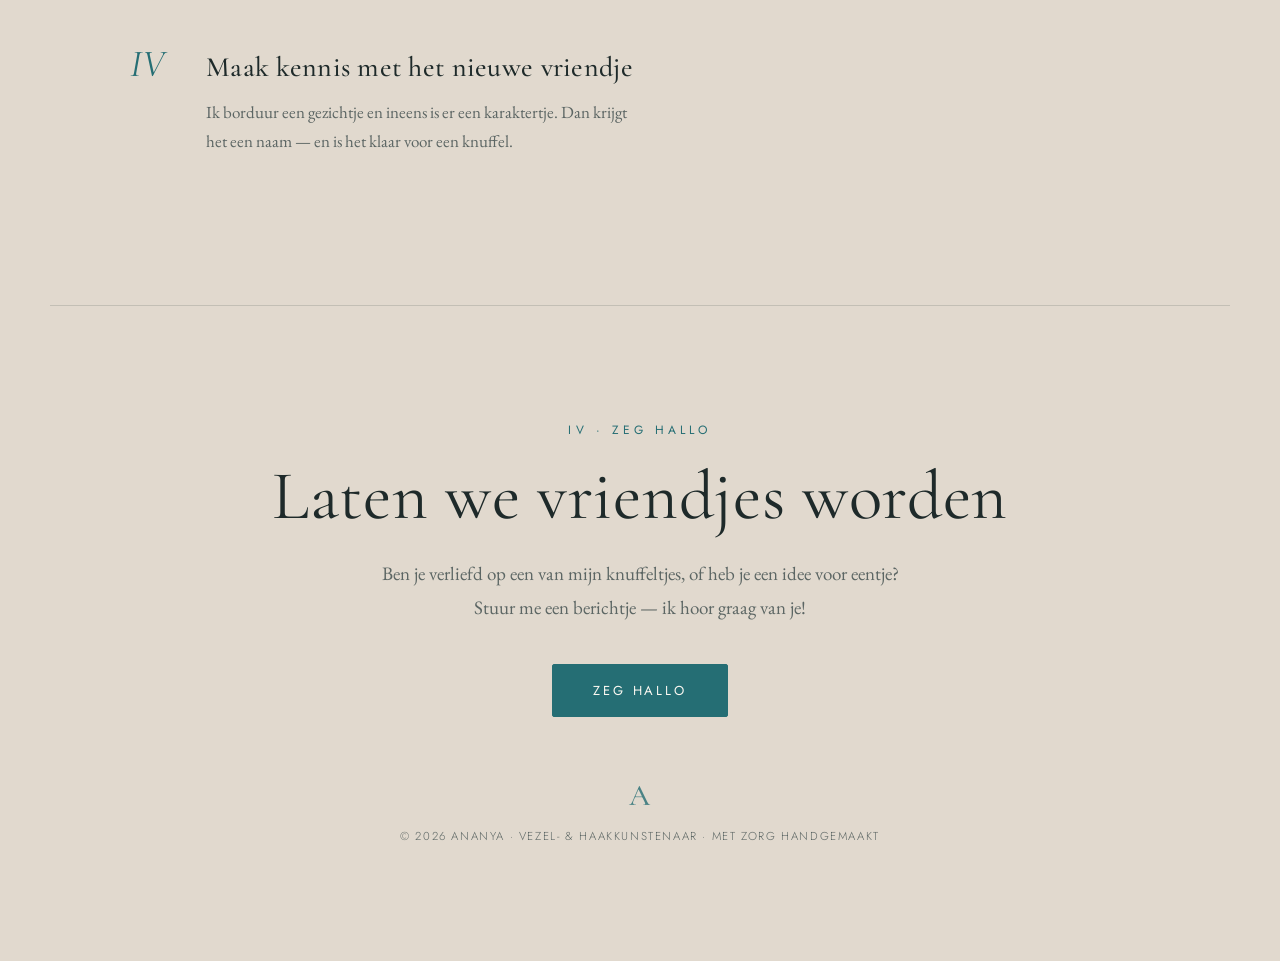
<file: nl/index.html>
<!DOCTYPE html>
<html lang="nl">
<head>
  <meta charset="UTF-8" />
  <meta name="viewport" content="width=device-width, initial-scale=1.0" />
  <meta name="description" content="Ananya — vezel- en haakkunstenaar. Met toewijding gemaakte knuffels om te koesteren, van natuurlijke garens in kleine oplages." />
  <title>Ananya · Vezel- &amp; Haakkunstenaar</title>
  <link rel="alternate" hreflang="en" href="https://anyaprojects.github.io/Crochet-web/" />
  <link rel="alternate" hreflang="nl" href="https://anyaprojects.github.io/Crochet-web/nl/" />
  <link rel="alternate" hreflang="de" href="https://anyaprojects.github.io/Crochet-web/de/" />
  <link rel="alternate" hreflang="x-default" href="https://anyaprojects.github.io/Crochet-web/" />
  <link rel="preconnect" href="https://fonts.googleapis.com" />
  <link rel="preconnect" href="https://fonts.gstatic.com" crossorigin />
  <link href="https://fonts.googleapis.com/css2?family=Cormorant+Garamond:ital,wght@0,300;0,400;0,500;0,600;1,400;1,500&family=EB+Garamond:ital,wght@0,400;0,500;1,400&family=Jost:wght@300;400;500&display=swap" rel="stylesheet" />
  <link rel="stylesheet" href="../styles.css" />
</head>

<body>

  <div class="backdrop" aria-hidden="true">
    <div class="backdrop__photo"></div>
    <div class="backdrop__scrim"></div>
  </div>

  <div class="grain" aria-hidden="true"></div>

  <header class="topbar">
    <a class="monogram" href="#top" aria-label="Ananya — home">
      <span class="monogram__mark">A</span>
    </a>
    <nav class="topnav" aria-label="Hoofdmenu">
      <a href="#about">Verhaal</a>
      <a href="#gallery">Galerij</a>
      <a href="#process">Werkwijze</a>
      <a href="#contact">Contact</a>
      <span aria-hidden="true" style="opacity:.4;margin:0 .1rem">·</span>
      <a href="../" hreflang="en">EN</a>
      <a href="./" hreflang="nl" aria-current="true" style="text-decoration:underline">NL</a>
      <a href="../de/" hreflang="de">DE</a>
    </nav>
  </header>

  <main id="top">

    <section class="hero">
      <div class="hero__center">
        <p class="hero__eyebrow">Vezel- &amp; Haakkunstenaar</p>
        <h1 class="hero__name">Ananya</h1>
        <div class="hero__rule" aria-hidden="true"></div>
        <p class="hero__tag">Handgemaakte vriendjes — stuk voor stuk langzaam met de hand gehaakt, elk met een eigen naam en verhaal.</p>
      </div>
      <a class="hero__cue" href="#about" aria-label="Scroll om te ontdekken">
        <span>Scroll</span>
        <span class="hero__cue-line" aria-hidden="true"></span>
      </a>
    </section>

    <div class="sheet">

      <!-- OVER MIJ / VERHAAL -->
      <section id="about" class="section reveal">
        <p class="kicker">I · Over mij</p>
        <h2 class="h2">Aan de haak door één klein steekje</h2>

        <div class="about-grid">
          <div class="about-text">
            <p class="lede">
              Hoi — ik ben Ananya. Ik ben tien jaar en helemaal, dolgelukkig
              verslingerd aan haken.
            </p>
            <p class="prose">
              Het begon allemaal twee jaar geleden, toen een vriendin me één
              basissteek leerde. Dat ene lusje was genoeg — ik was verkocht!
              Sindsdien heb ik alles zelf geleerd, van filmpjes, boeken en heel
              veel fantasie.
            </p>
            <p class="prose">
              Mijn allereerste knuffels waren… laten we ze <em>experimenteel</em>
              noemen — vormeloze bolletjes zonder echte vorm. Maar van elk
              wiebelig geval leerde ik weer iets nieuws. Dat gevoel vind ik nog
              steeds heerlijk, dus ik blijf ontdekkende stukjes maken waarbij ik
              gewoon begin te haken zonder plan en zie wie er tevoorschijn komt.
              En eerlijk? Je betrapt me <em>overal</em> met mijn haaknaald — in de
              auto, op de bank, waarschijnlijk nu ook.
            </p>
          </div>

          <figure class="maker-figure">
            <div class="maker-figure__frame">
              <img src="../images/portrait-maker.jpg"
                   alt="Portret van Ananya, vezel- en haakkunstenaar"
                   loading="lazy" width="880" height="1100" />
            </div>
            <figcaption>Ananya · de maker</figcaption>
          </figure>
        </div>

        <ul class="stats" aria-label="Hoogtepunten">
          <li class="stat">
            <span class="stat__num">10</span>
            <span class="stat__label">Jaar oud</span>
          </li>
          <li class="stat">
            <span class="stat__num">2</span>
            <span class="stat__label">Jaar aan het haken</span>
          </li>
          <li class="stat">
            <span class="stat__num">1</span>
            <span class="stat__label">Steek waar het mee begon</span>
          </li>
          <li class="stat">
            <span class="stat__num">100<span class="stat__accent">%</span></span>
            <span class="stat__label">Zelf geleerd</span>
          </li>
        </ul>
      </section>

      <!-- GALERIJ -->
      <section id="gallery" class="section reveal">
        <p class="kicker">II · Uitgelicht werk</p>
        <h2 class="h2">De Galerij</h2>
        <p class="prose prose--center">Een kleine collectie recente stukjes. Klik op een stukje om het verhaal te lezen.</p>

        <div class="gallery" role="list">

          <!-- LUNA — af -->
          <button class="piece" type="button" role="listitem"
                  style="--photo:url('../images/gallery-01.jpg')"
                  data-title="Luna de Vriendelijke Heks"
                  data-yarn="Katoen — saliegroen, zwart &amp; tarwe"
                  data-stitch="Amigurumi, vaste steken in het rond"
                  data-swatch="e"
                  data-story="Luna is een vriendelijk heksje dat ik heb gemaakt — een saliegroene jas, een zwierige zwarte jurk, gouden krullen en een klein puntig hoedje. Haar gezichtje heb ik met de hand geborduurd, zodat ze een lieve, nieuwsgierige blik heeft. Ze is een geluksvriendinnetje, geen enge heks!">
            <span class="piece__img" data-swatch="e"></span>
            <span class="piece__scrim"></span>
            <span class="piece__meta">
              <span class="piece__name">Luna de Vriendelijke Heks</span>
              <span class="piece__tag">Handgemaakt · Katoen</span>
            </span>
          </button>

          <!-- OTTI — volgende project -->
          <button class="piece" type="button" role="listitem"
                  style="--photo:url('../images/gallery-02.jpg')"
                  data-title="Otti"
                  data-yarn="Katoen — petrol &amp; antraciet"
                  data-stitch="Amigurumi, vaste steken in het rond"
                  data-swatch="b"
                  data-story="Otti is het vriendje dat ik hierna ga maken — een vrolijk kereltje in een petrolkleurige tuinbroek en een slappe grijze hoed. Dit is het project waar ik me het meest op verheug, en hij komt in de galerij zodra hij klaar is!">
            <span class="piece__badge">Volgende project</span>
            <span class="piece__img" data-swatch="b"></span>
            <span class="piece__scrim"></span>
            <span class="piece__meta">
              <span class="piece__name">Otti</span>
              <span class="piece__tag">Straks aan mijn haaknaald</span>
            </span>
          </button>

          <div class="piece piece--soon" aria-hidden="true">
            <span class="piece__soon-inner">
              <span class="piece__soon-mark">✧</span>
              <span class="piece__soon-label">Nieuw stukje<br>binnenkort</span>
            </span>
          </div>
          <div class="piece piece--soon" aria-hidden="true">
            <span class="piece__soon-inner">
              <span class="piece__soon-mark">✧</span>
              <span class="piece__soon-label">Nieuw stukje<br>binnenkort</span>
            </span>
          </div>

        </div>
      </section>

      <!-- WERKWIJZE -->
      <section id="process" class="section reveal">
        <p class="kicker">III · Hoe ik dingen maak</p>
        <h2 class="h2">Mijn rommelige, blije werkwijze</h2>

        <ol class="process">
          <li class="step">
            <span class="step__num">I</span>
            <div class="step__body">
              <h3 class="step__title">Een vonkje (of niet!)</h3>
              <p>Soms heb ik een plan… en soms pak ik gewoon mijn garen en begin ik zonder te weten wat het wordt. Allebei vind ik het leukst.</p>
            </div>
          </li>
          <li class="step">
            <span class="step__num">II</span>
            <div class="step__body">
              <h3 class="step__title">Al doende leren</h3>
              <p>Filmpjes, boeken en heel veel fantasie. Als er een steek is die ik nog niet ken, zoek ik hem op en leer ik het mezelf.</p>
            </div>
          </li>
          <li class="step">
            <span class="step__num">III</span>
            <div class="step__body">
              <h3 class="step__title">Haken, haken, haken</h3>
              <p>Toer na toer verschijnt er langzaam een vorm. Sommige worden knuffels; sommige worden vrolijke bolletjes — en eerlijk, daar leer ik het meest van.</p>
            </div>
          </li>
          <li class="step">
            <span class="step__num">IV</span>
            <div class="step__body">
              <h3 class="step__title">Maak kennis met het nieuwe vriendje</h3>
              <p>Ik borduur een gezichtje en ineens is er een karaktertje. Dan krijgt het een naam — en is het klaar voor een knuffel.</p>
            </div>
          </li>
        </ol>
      </section>

      <!-- CONTACT / FOOTER -->
      <footer id="contact" class="section section--contact reveal">
        <p class="kicker">IV · Zeg hallo</p>
        <h2 class="h2">Laten we vriendjes worden</h2>
        <p class="prose prose--center">
          Ben je verliefd op een van mijn knuffeltjes, of heb je een idee voor
          eentje? Stuur me een berichtje — ik hoor graag van je!
        </p>
        <a class="btn" href="mailto:hello@example.com">Zeg hallo</a>

        <div class="footer__base">
          <span class="monogram__mark monogram__mark--sm">A</span>
          <p class="footer__fine">© <span id="year"></span> Ananya · Vezel- &amp; Haakkunstenaar · Met zorg handgemaakt</p>
        </div>
      </footer>

    </div><!-- /.sheet -->
  </main>

  <!-- LIGHTBOX -->
  <div class="lightbox" id="lightbox" role="dialog" aria-modal="true" aria-labelledby="lb-title" hidden>
    <div class="lightbox__backdrop" data-close></div>
    <div class="lightbox__panel" role="document">
      <button class="lightbox__close" type="button" data-close aria-label="Voorbeeld sluiten">×</button>
      <div class="lightbox__media" id="lb-media" aria-hidden="true"></div>
      <div class="lightbox__body">
        <p class="kicker">Uitgelicht werk</p>
        <h3 class="lightbox__title" id="lb-title">Naam stukje</h3>
        <div class="lightbox__rule" aria-hidden="true"></div>
        <dl class="lightbox__specs">
          <div class="spec">
            <dt>Soort garen</dt>
            <dd id="lb-yarn">—</dd>
          </div>
          <div class="spec">
            <dt>Gebruikte steek</dt>
            <dd id="lb-stitch">—</dd>
          </div>
        </dl>
        <p class="lightbox__story" id="lb-story">Beschrijving van het verhaal.</p>
      </div>
    </div>
  </div>

  <script src="../script.js"></script>
</body>
</html>
</file>
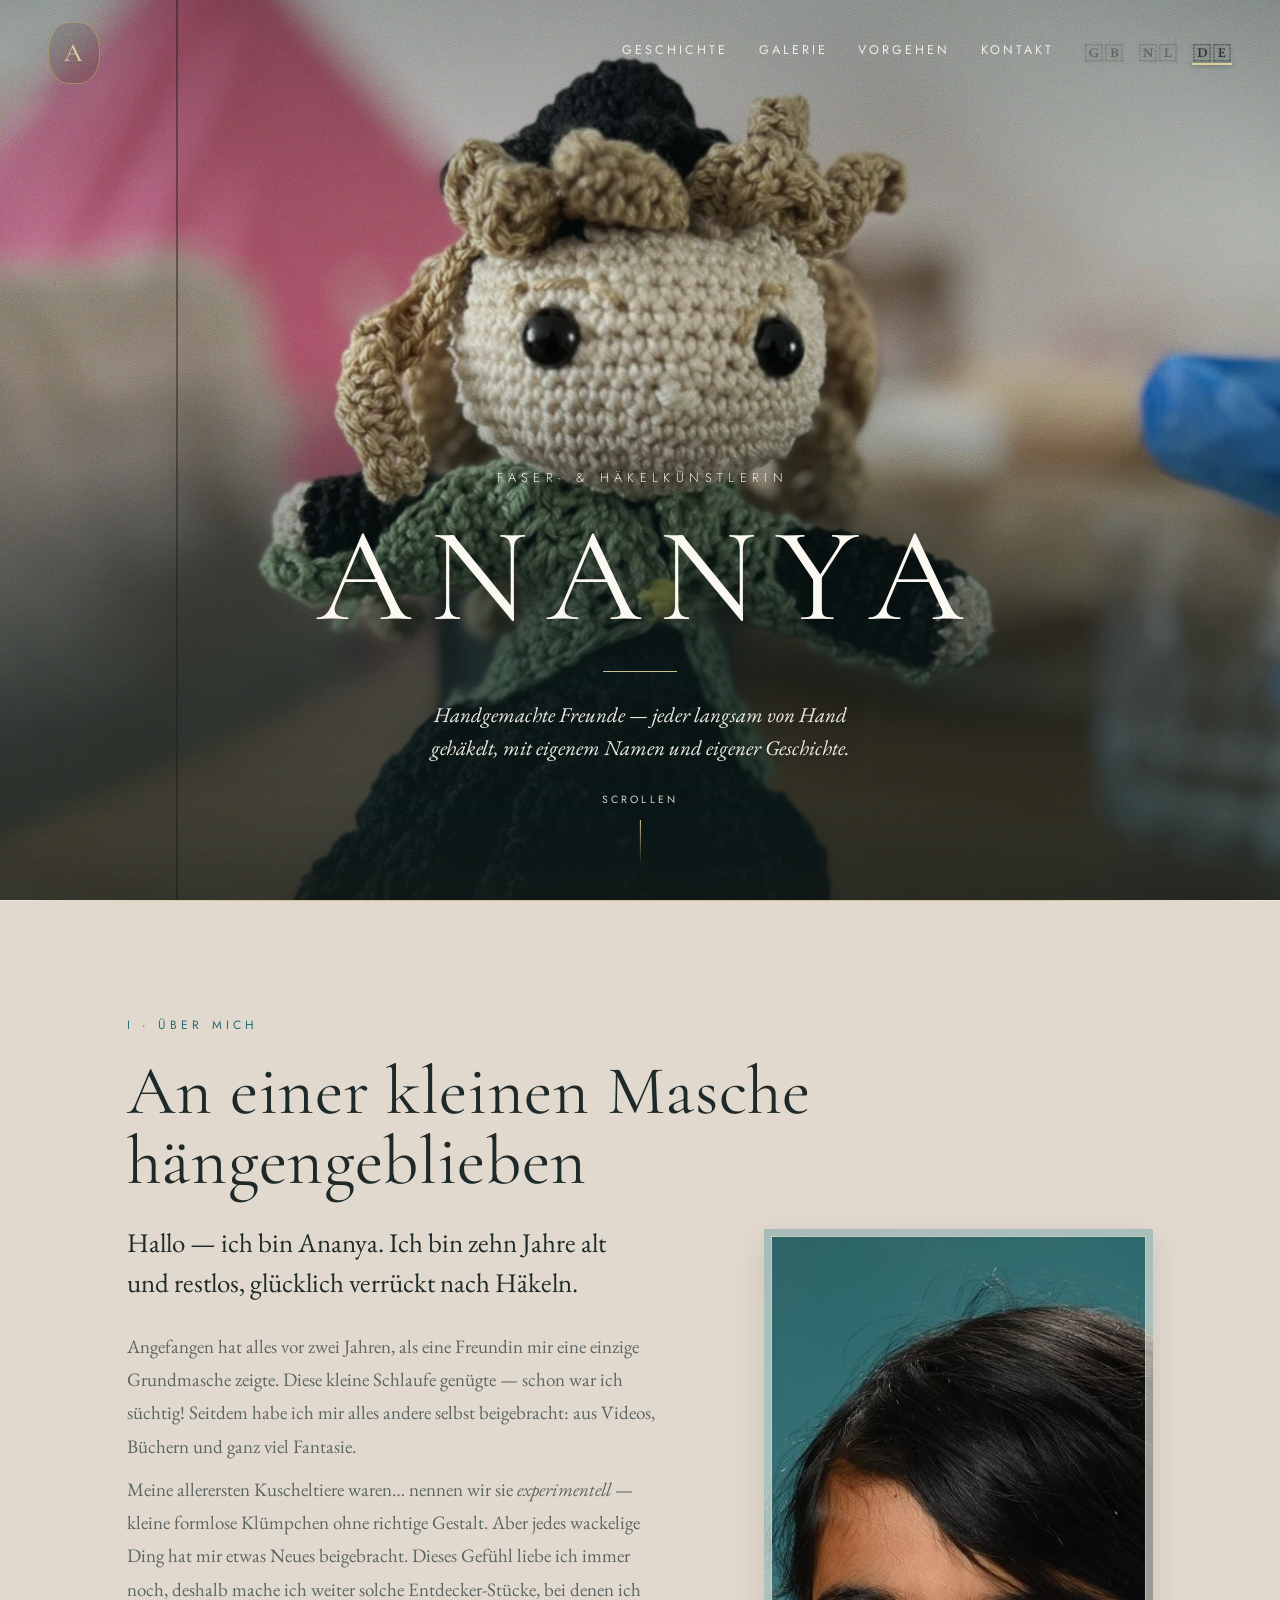
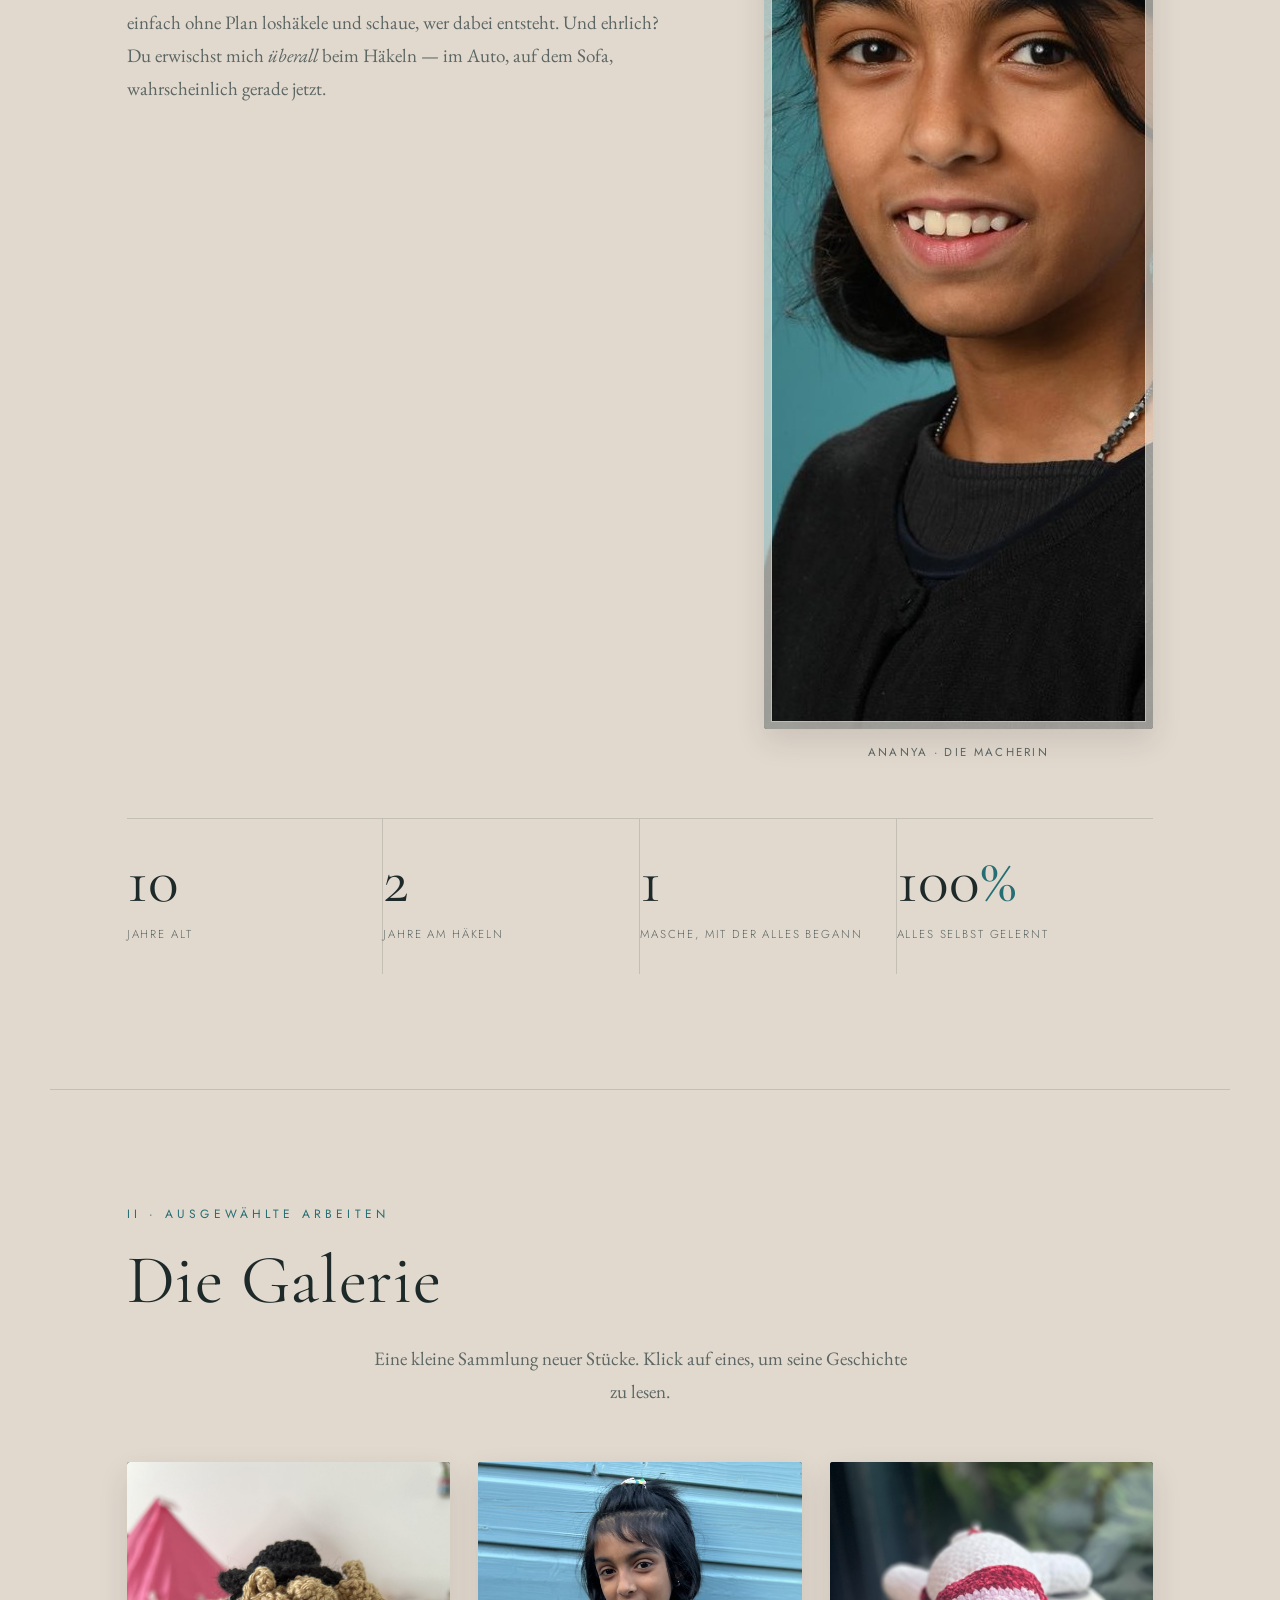
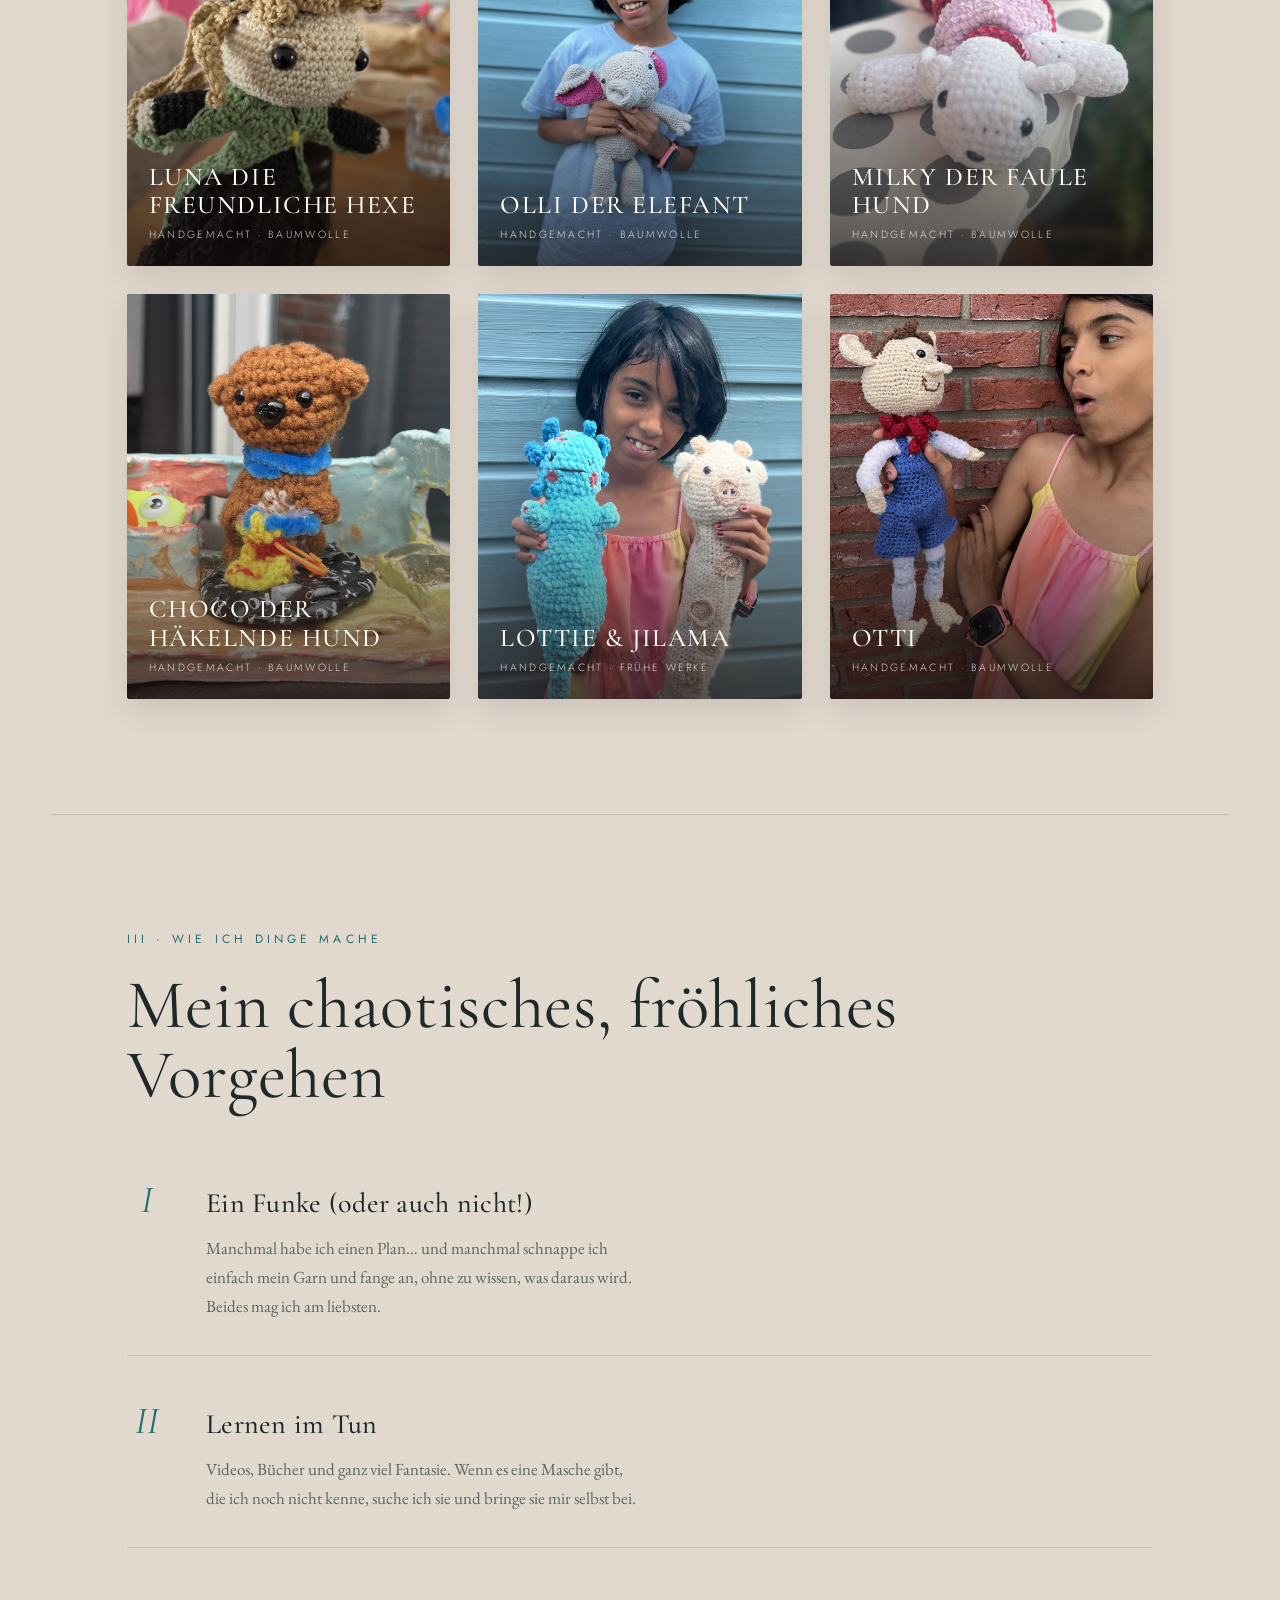
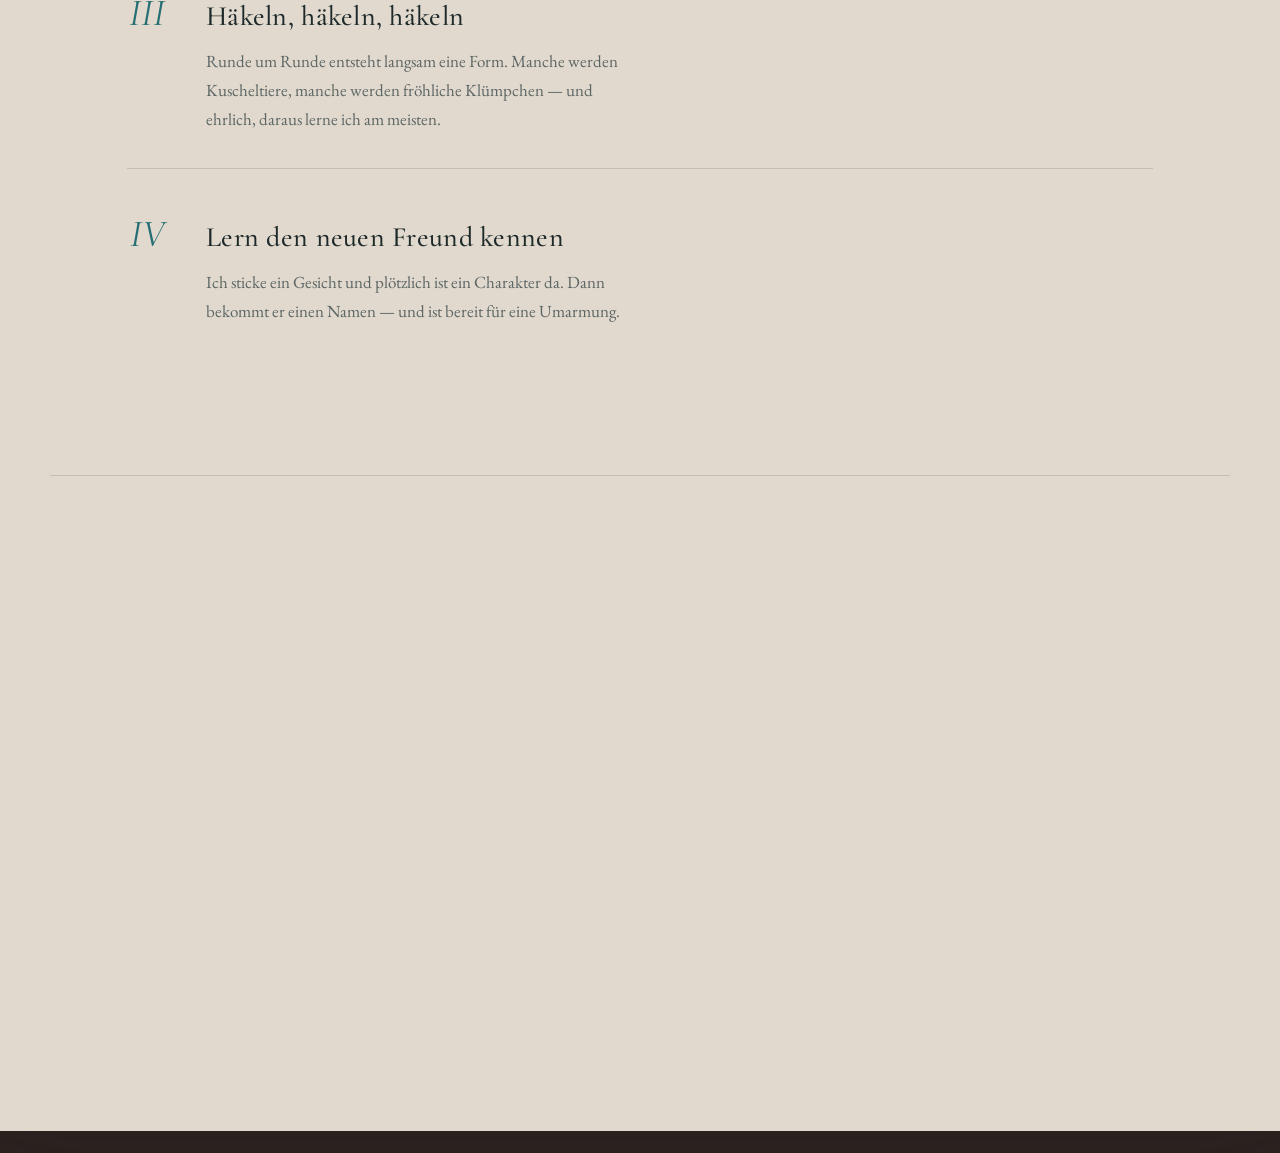
<file: de.html>
<!DOCTYPE html>
<html lang="de">
<head>
  <meta charset="UTF-8" />
  <meta name="viewport" content="width=device-width, initial-scale=1.0" />
  <meta name="description" content="Ananya — Faser- und Häkelkünstlerin. Mit Hingabe gefertigte Schätze zum Behalten, aus natürlichen Garnen in kleinen Mengen." />
  <title>Ananya · Faser- &amp; Häkelkünstlerin</title>
  <link rel="alternate" hreflang="en" href="https://anyaprojects.github.io/Crochet-web/" />
  <link rel="alternate" hreflang="nl" href="https://anyaprojects.github.io/Crochet-web/nl.html" />
  <link rel="alternate" hreflang="de" href="https://anyaprojects.github.io/Crochet-web/de.html" />
  <link rel="alternate" hreflang="x-default" href="https://anyaprojects.github.io/Crochet-web/" />
  <link rel="preconnect" href="https://fonts.googleapis.com" />
  <link rel="preconnect" href="https://fonts.gstatic.com" crossorigin />
  <link href="https://fonts.googleapis.com/css2?family=Cormorant+Garamond:ital,wght@0,300;0,400;0,500;0,600;1,400;1,500&family=EB+Garamond:ital,wght@0,400;0,500;1,400&family=Jost:wght@300;400;500&display=swap" rel="stylesheet" />
  <link rel="stylesheet" href="styles.css?v=2" />
</head>

<body>

  <div class="backdrop" aria-hidden="true">
    <div class="backdrop__photo"></div>
    <div class="backdrop__scrim"></div>
  </div>

  <div class="grain" aria-hidden="true"></div>

  <header class="topbar">
    <a class="monogram" href="#top" aria-label="Ananya — Startseite">
      <span class="monogram__mark">A</span>
    </a>
    <div class="topbar__right">
      <nav class="topnav" aria-label="Hauptmenü">
        <a href="#about">Geschichte</a>
        <a href="#gallery">Galerie</a>
        <a href="#process">Vorgehen</a>
        <a href="#contact">Kontakt</a>
      </nav>
      <nav class="langswitch" aria-label="Sprache">
        <a href="./" hreflang="en" title="English" aria-label="Englisch">🇬🇧</a>
        <a href="nl.html" hreflang="nl" title="Nederlands" aria-label="Niederländisch">🇳🇱</a>
        <a href="de.html" hreflang="de" title="Deutsch" aria-label="Deutsch" aria-current="true">🇩🇪</a>
      </nav>
    </div>
  </header>

  <main id="top">

    <section class="hero">
      <div class="hero__center">
        <p class="hero__eyebrow">Faser- &amp; Häkelkünstlerin</p>
        <h1 class="hero__name">Ananya</h1>
        <div class="hero__rule" aria-hidden="true"></div>
        <p class="hero__tag">Handgemachte Freunde — jeder langsam von Hand gehäkelt, mit eigenem Namen und eigener Geschichte.</p>
      </div>
      <a class="hero__cue" href="#about" aria-label="Zum Entdecken scrollen">
        <span>Scrollen</span>
        <span class="hero__cue-line" aria-hidden="true"></span>
      </a>
    </section>

    <div class="sheet">

      <!-- ÜBER MICH / GESCHICHTE -->
      <section id="about" class="section reveal">
        <p class="kicker">I · Über mich</p>
        <h2 class="h2">An einer kleinen Masche hängengeblieben</h2>

        <div class="about-grid">
          <div class="about-text">
            <p class="lede">
              Hallo — ich bin Ananya. Ich bin zehn Jahre alt und restlos,
              glücklich verrückt nach Häkeln.
            </p>
            <p class="prose">
              Angefangen hat alles vor zwei Jahren, als eine Freundin mir eine
              einzige Grundmasche zeigte. Diese kleine Schlaufe genügte — schon
              war ich süchtig! Seitdem habe ich mir alles andere selbst
              beigebracht: aus Videos, Büchern und ganz viel Fantasie.
            </p>
            <p class="prose">
              Meine allerersten Kuscheltiere waren… nennen wir sie
              <em>experimentell</em> — kleine formlose Klümpchen ohne richtige
              Gestalt. Aber jedes wackelige Ding hat mir etwas Neues beigebracht.
              Dieses Gefühl liebe ich immer noch, deshalb mache ich weiter solche
              Entdecker-Stücke, bei denen ich einfach ohne Plan loshäkele und
              schaue, wer dabei entsteht. Und ehrlich? Du erwischst mich
              <em>überall</em> beim Häkeln — im Auto, auf dem Sofa, wahrscheinlich
              gerade jetzt.
            </p>
          </div>

          <figure class="maker-figure">
            <div class="maker-figure__frame">
              <img src="images/portrait-maker.jpg"
                   alt="Porträt von Ananya, Faser- und Häkelkünstlerin"
                   loading="lazy" width="880" height="1100" />
            </div>
            <figcaption>Ananya · die Macherin</figcaption>
          </figure>
        </div>

        <ul class="stats" aria-label="Höhepunkte">
          <li class="stat">
            <span class="stat__num">10</span>
            <span class="stat__label">Jahre alt</span>
          </li>
          <li class="stat">
            <span class="stat__num">2</span>
            <span class="stat__label">Jahre am Häkeln</span>
          </li>
          <li class="stat">
            <span class="stat__num">1</span>
            <span class="stat__label">Masche, mit der alles begann</span>
          </li>
          <li class="stat">
            <span class="stat__num">100<span class="stat__accent">%</span></span>
            <span class="stat__label">Alles selbst gelernt</span>
          </li>
        </ul>
      </section>

      <!-- GALERIE -->
      <section id="gallery" class="section reveal">
        <p class="kicker">II · Ausgewählte Arbeiten</p>
        <h2 class="h2">Die Galerie</h2>
        <p class="prose prose--center">Eine kleine Sammlung neuer Stücke. Klick auf eines, um seine Geschichte zu lesen.</p>

        <div class="gallery" role="list">

          <!-- LUNA — fertig -->
          <button class="piece" type="button" role="listitem"
                  style="--photo:url('images/gallery-01.jpg')"
                  data-title="Luna die freundliche Hexe"
                  data-yarn="Baumwolle — Salbeigrün, Schwarz &amp; Weizen"
                  data-stitch="Amigurumi, feste Maschen in Runden"
                  data-swatch="e"
                  data-story="Luna ist eine freundliche kleine Hexe, die ich gemacht habe — ein salbeigrüner Mantel, ein schwingendes schwarzes Kleid, goldene Locken und ein kleiner spitzer Hut. Ihr Gesicht habe ich von Hand bestickt, damit sie lieb und neugierig schaut. Sie ist eine Glücksfreundin, keine gruselige Hexe!">
            <span class="piece__img" data-swatch="e"></span>
            <span class="piece__scrim"></span>
            <span class="piece__meta">
              <span class="piece__name">Luna die freundliche Hexe</span>
              <span class="piece__tag">Handgemacht · Baumwolle</span>
            </span>
          </button>

          <!-- OLLI — fertig -->
          <button class="piece" type="button" role="listitem"
                  style="--photo:url('images/gallery-03.jpg')"
                  data-title="Olli der Elefant"
                  data-yarn="Baumwolle — Taubengrau &amp; Magenta"
                  data-stitch="Amigurumi, feste Maschen in Runden"
                  data-swatch="d"
                  data-story="Olli ist ein fröhlicher, verspielter Elefant, inspiriert von einem meiner engen Freunde. Er ist aus weichem taubengrauem Baumwollgarn gehäkelt, mit großen Schlappohren in leuchtendem Rosa, einem kleinen geringelten Rüssel und einem frechen Grinsen. Er ist immer für ein Spiel zu haben — oder zum Kuscheln.">
            <span class="piece__img" data-swatch="d"></span>
            <span class="piece__scrim"></span>
            <span class="piece__meta">
              <span class="piece__name">Olli der Elefant</span>
              <span class="piece__tag">Handgemacht · Baumwolle</span>
            </span>
          </button>

          <!-- MILKY — fertig -->
          <button class="piece" type="button" role="listitem"
                  style="--photo:url('images/gallery-04.jpg'); --photo-y:82%"
                  data-title="Milky der faule Hund"
                  data-yarn="Baumwolle — Creme &amp; Milchweiß"
                  data-stitch="Amigurumi, feste Maschen in Runden"
                  data-swatch="c"
                  data-story="Milky ist der faulste kleine Blob meiner ganzen Sammlung — und ehrlich gesagt auch der allersüßeste. Einer der allerersten Freunde, die ich je gemacht habe: Dieser verschlafene Hund ist ganz weiche, cremefarbene Kuschelei und hat es mit gar nichts eilig. Am glücklichsten ist er, wenn er flach daliegt und einfach nichts tut, für immer.">
            <span class="piece__img" data-swatch="c"></span>
            <span class="piece__scrim"></span>
            <span class="piece__meta">
              <span class="piece__name">Milky der faule Hund</span>
              <span class="piece__tag">Handgemacht · Baumwolle</span>
            </span>
          </button>

          <!-- CHOCO — fertig -->
          <button class="piece" type="button" role="listitem"
                  style="--photo:url('images/gallery-05.jpg')"
                  data-title="Choco der häkelnde Hund"
                  data-yarn="Baumwolle — Schokobraun"
                  data-stitch="Amigurumi, feste Maschen in Runden"
                  data-swatch="d"
                  data-story="Choco ist ein kleiner Hund, der für sein Leben gern häkelt — ich habe ihn gemacht, weil ich Hunde liebe! Am liebsten sitzt er in einer ruhigen Ecke mit Garn und Nadel und arbeitet an einem eigenen kleinen Werk. Seine gemütliche Häkelecke habe ich zusammen mit einem Freund gebaut.">
            <span class="piece__img" data-swatch="d"></span>
            <span class="piece__scrim"></span>
            <span class="piece__meta">
              <span class="piece__name">Choco der häkelnde Hund</span>
              <span class="piece__tag">Handgemacht · Baumwolle</span>
            </span>
          </button>

          <!-- LOTTIE & JILAMA — frühe Kreationen, ein Foto -->
          <button class="piece" type="button" role="listitem"
                  style="--photo:url('images/gallery-06.jpg')"
                  data-title="Lottie &amp; Jilama"
                  data-yarn="Samt-Chenille &amp; Baumwolle"
                  data-stitch="Amigurumi, feste Maschen in Runden"
                  data-swatch="a"
                  data-story="Lottie und Jilama sind zwei meiner allerersten Kreationen — zusammen gemacht und immer noch zusammen! Lottie ist ein weicher, flauschiger türkiser Axolotl mit fröhlichen blauen Kiemen, und Jilama ist eine einzigartige Mischung aus Lama und Giraffe, mit Flecken und kleinen Hörnern. Es sind keine Blobs — sie sind wirklich etwas geworden! Noch nicht ganz perfekt, aber ich bin mächtig stolz auf sie.">
            <span class="piece__img" data-swatch="a"></span>
            <span class="piece__scrim"></span>
            <span class="piece__meta">
              <span class="piece__name">Lottie &amp; Jilama</span>
              <span class="piece__tag">Handgemacht · Frühe Werke</span>
            </span>
          </button>

          <!-- OTTI — fertig -->
          <button class="piece" type="button" role="listitem"
                  style="--photo:url('images/gallery-08.jpg')"
                  data-lb-photo="images/gallery-02.jpg"
                  data-title="Otti"
                  data-yarn="Baumwolle — Blau, Creme &amp; Rot"
                  data-stitch="Amigurumi, feste Maschen in Runden"
                  data-swatch="b"
                  data-story="Otti ist fertig! Er war der kleine Freund, auf den ich mich am meisten gefreut habe — ein fröhlicher Kerl mit rotem Schal und blauer Latzhose — und hier ist er nun endlich, ganz fertig und bereit für eine Umarmung.">
            <span class="piece__img" data-swatch="b"></span>
            <span class="piece__scrim"></span>
            <span class="piece__meta">
              <span class="piece__name">Otti</span>
              <span class="piece__tag">Handgemacht · Baumwolle</span>
            </span>
          </button>

        </div>
      </section>

      <!-- VORGEHEN -->
      <section id="process" class="section reveal">
        <p class="kicker">III · Wie ich Dinge mache</p>
        <h2 class="h2">Mein chaotisches, fröhliches Vorgehen</h2>

        <ol class="process">
          <li class="step">
            <span class="step__num">I</span>
            <div class="step__body">
              <h3 class="step__title">Ein Funke (oder auch nicht!)</h3>
              <p>Manchmal habe ich einen Plan… und manchmal schnappe ich einfach mein Garn und fange an, ohne zu wissen, was daraus wird. Beides mag ich am liebsten.</p>
            </div>
          </li>
          <li class="step">
            <span class="step__num">II</span>
            <div class="step__body">
              <h3 class="step__title">Lernen im Tun</h3>
              <p>Videos, Bücher und ganz viel Fantasie. Wenn es eine Masche gibt, die ich noch nicht kenne, suche ich sie und bringe sie mir selbst bei.</p>
            </div>
          </li>
          <li class="step">
            <span class="step__num">III</span>
            <div class="step__body">
              <h3 class="step__title">Häkeln, häkeln, häkeln</h3>
              <p>Runde um Runde entsteht langsam eine Form. Manche werden Kuscheltiere, manche werden fröhliche Klümpchen — und ehrlich, daraus lerne ich am meisten.</p>
            </div>
          </li>
          <li class="step">
            <span class="step__num">IV</span>
            <div class="step__body">
              <h3 class="step__title">Lern den neuen Freund kennen</h3>
              <p>Ich sticke ein Gesicht und plötzlich ist ein Charakter da. Dann bekommt er einen Namen — und ist bereit für eine Umarmung.</p>
            </div>
          </li>
        </ol>
      </section>

      <!-- KONTAKT / FOOTER -->
      <footer id="contact" class="section section--contact reveal">
        <p class="kicker">IV · Sag Hallo</p>
        <h2 class="h2">Lass uns Freunde sein</h2>
        <p class="prose prose--center">
          Hat dir eines meiner kleinen Werke das Herz gestohlen, oder hast du
          eine Idee für eines? Schreib mir — ich freue mich über jede Nachricht!
        </p>
        <a class="btn" data-contact data-subject="Hallo über deine Website" href="#contact">Sag Hallo</a>

        <div class="footer__base">
          <span class="monogram__mark monogram__mark--sm">A</span>
          <p class="footer__fine">© <span id="year"></span> Ananya · Faser- &amp; Häkelkünstlerin · Mit Liebe handgemacht</p>
        </div>
      </footer>

    </div><!-- /.sheet -->
  </main>

  <!-- LIGHTBOX -->
  <div class="lightbox" id="lightbox" role="dialog" aria-modal="true" aria-labelledby="lb-title" hidden>
    <div class="lightbox__backdrop" data-close></div>
    <div class="lightbox__panel" role="document">
      <button class="lightbox__close" type="button" data-close aria-label="Vorschau schließen">×</button>
      <div class="lightbox__media" id="lb-media" aria-hidden="true"></div>
      <div class="lightbox__body">
        <p class="kicker">Ausgewählte Arbeit</p>
        <h3 class="lightbox__title" id="lb-title">Name des Stücks</h3>
        <div class="lightbox__rule" aria-hidden="true"></div>
        <dl class="lightbox__specs">
          <div class="spec">
            <dt>Garnart</dt>
            <dd id="lb-yarn">—</dd>
          </div>
          <div class="spec">
            <dt>Verwendete Masche</dt>
            <dd id="lb-stitch">—</dd>
          </div>
        </dl>
        <p class="lightbox__story" id="lb-story">Beschreibung der Geschichte.</p>
      </div>
    </div>
  </div>

  <script src="script.js"></script>
</body>
</html>
</file>
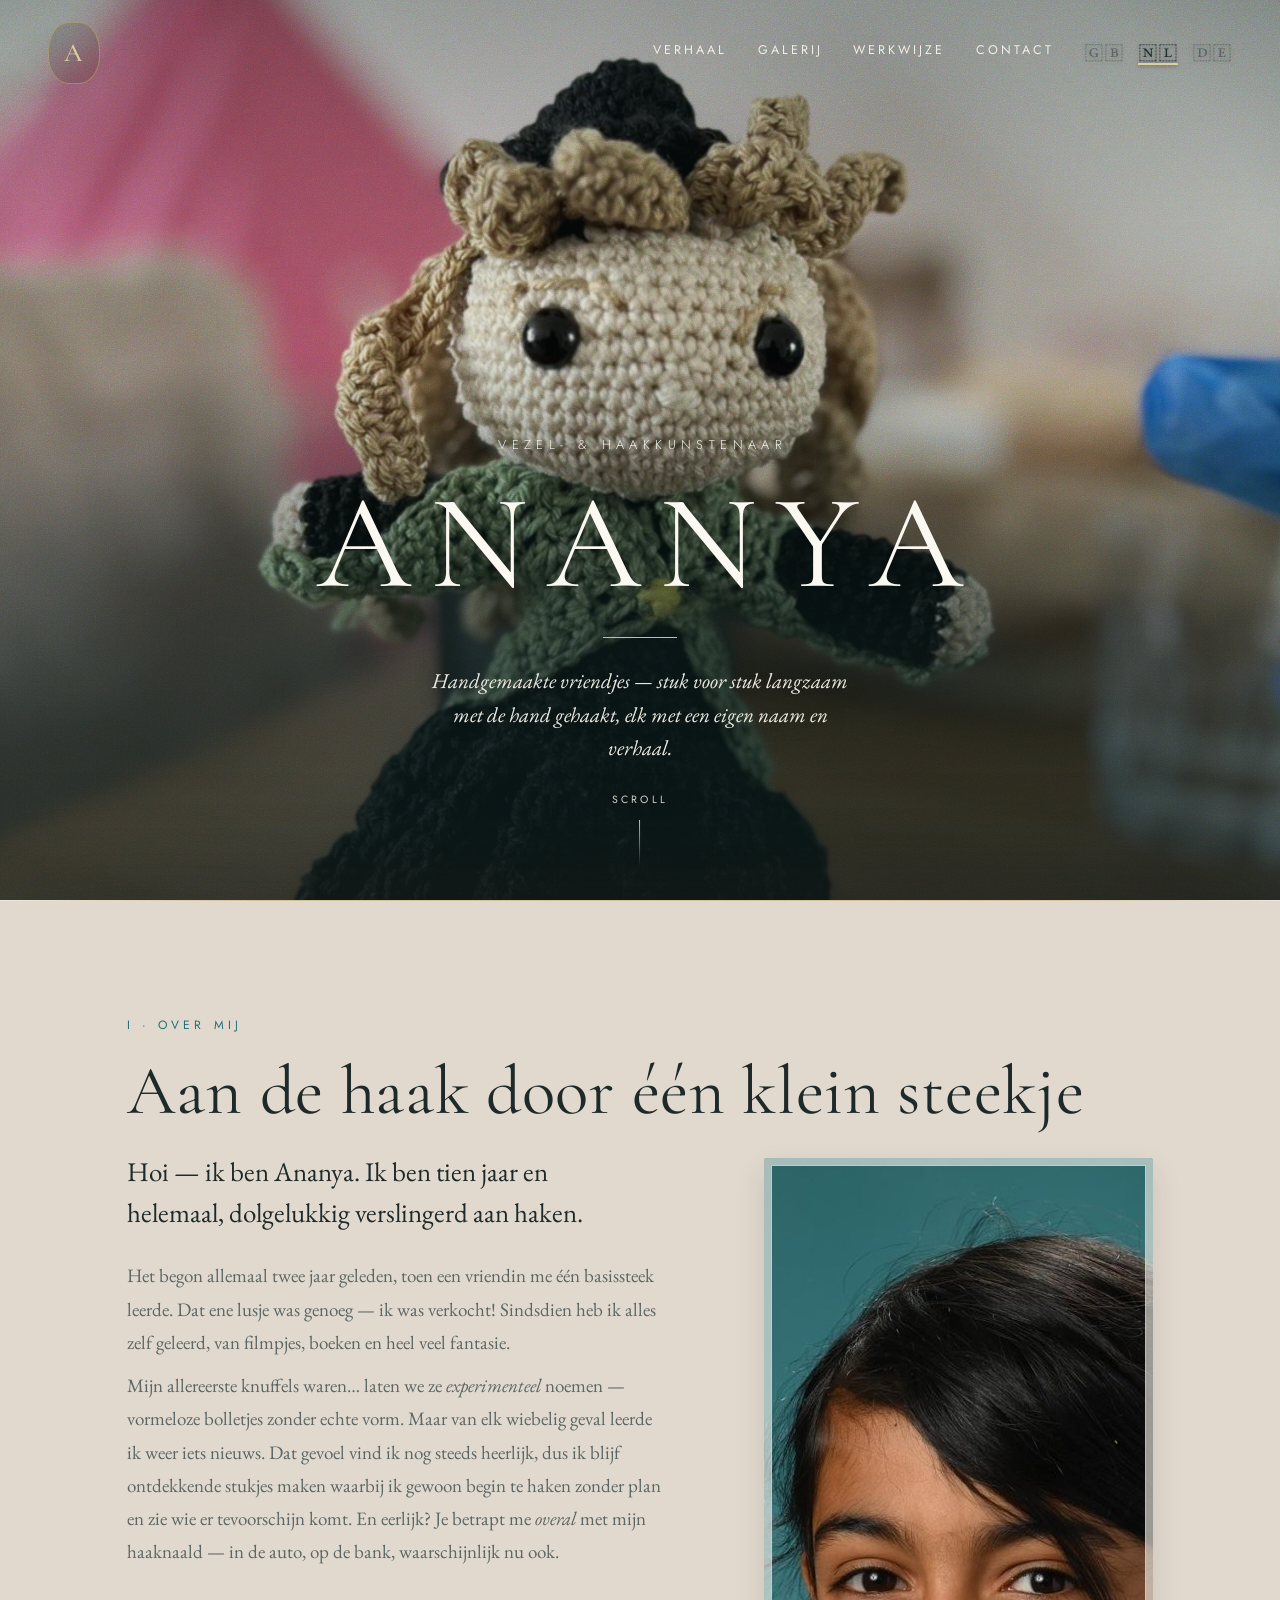
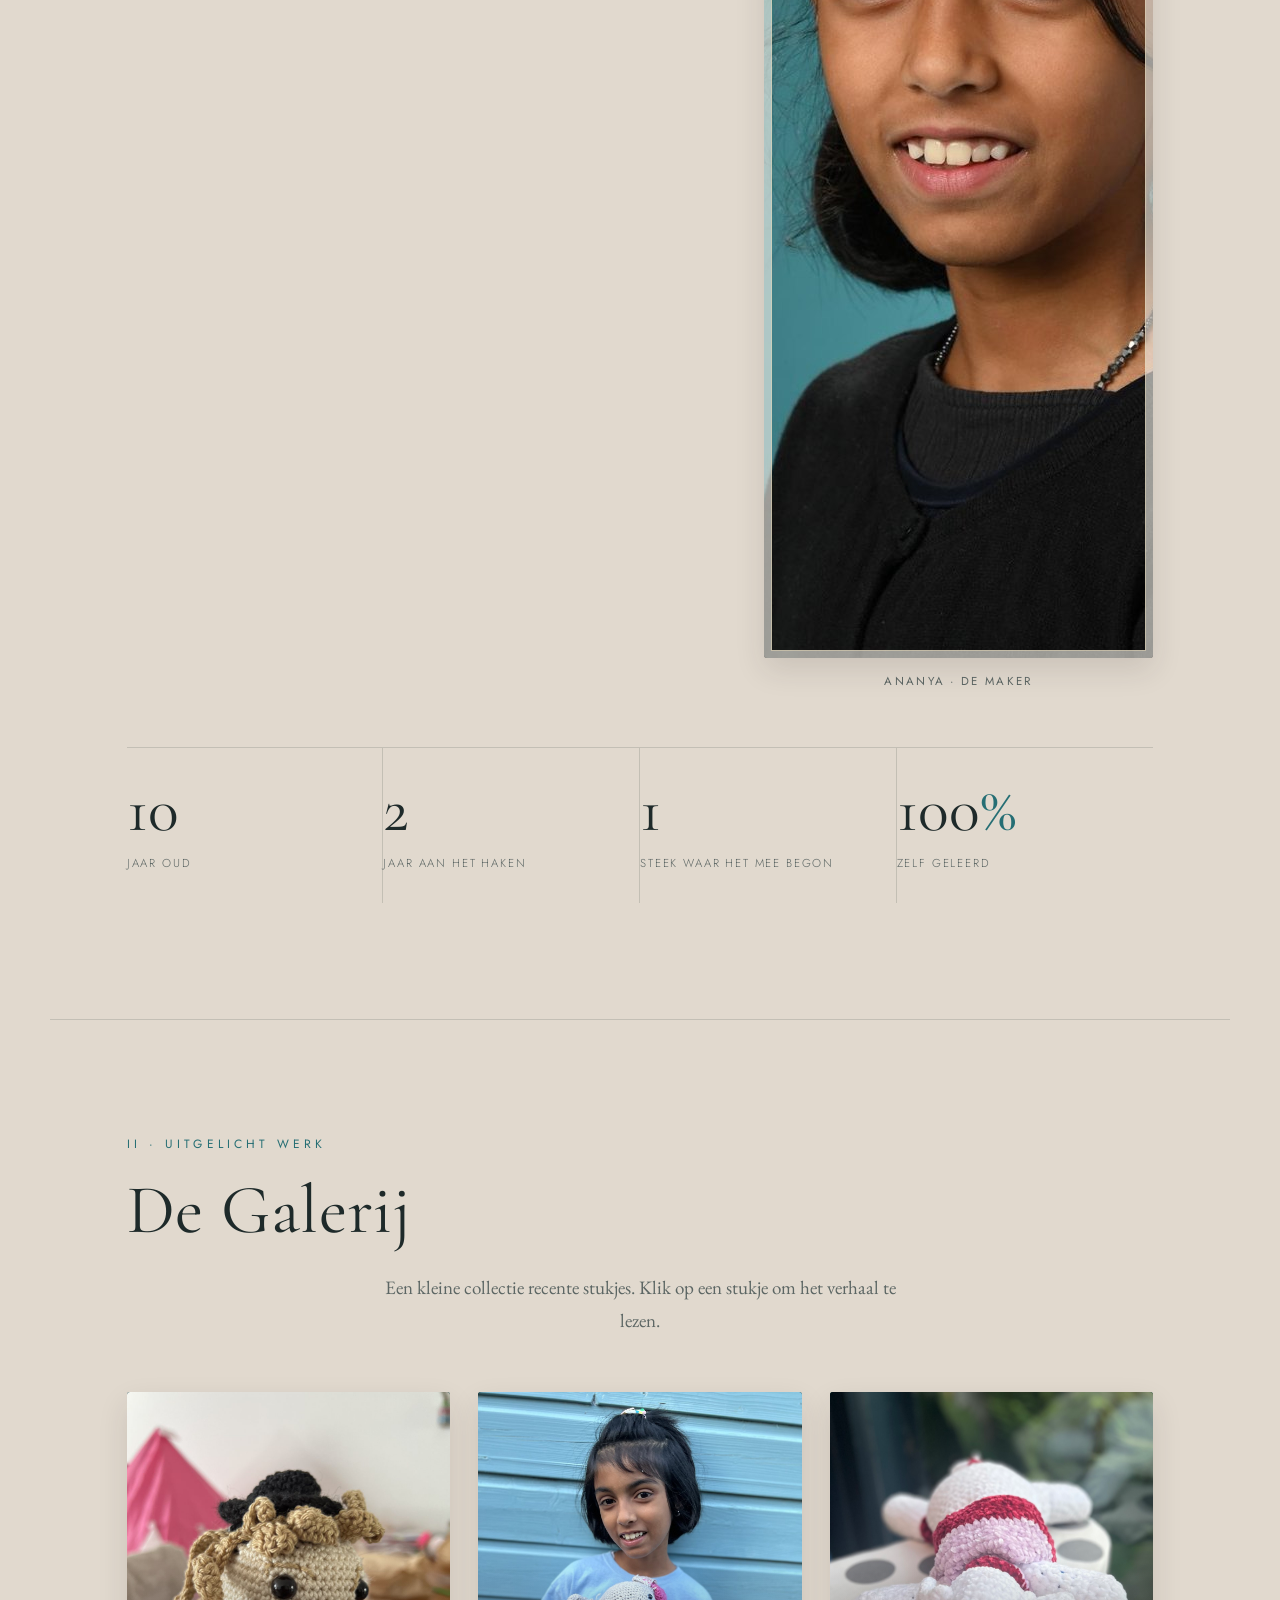
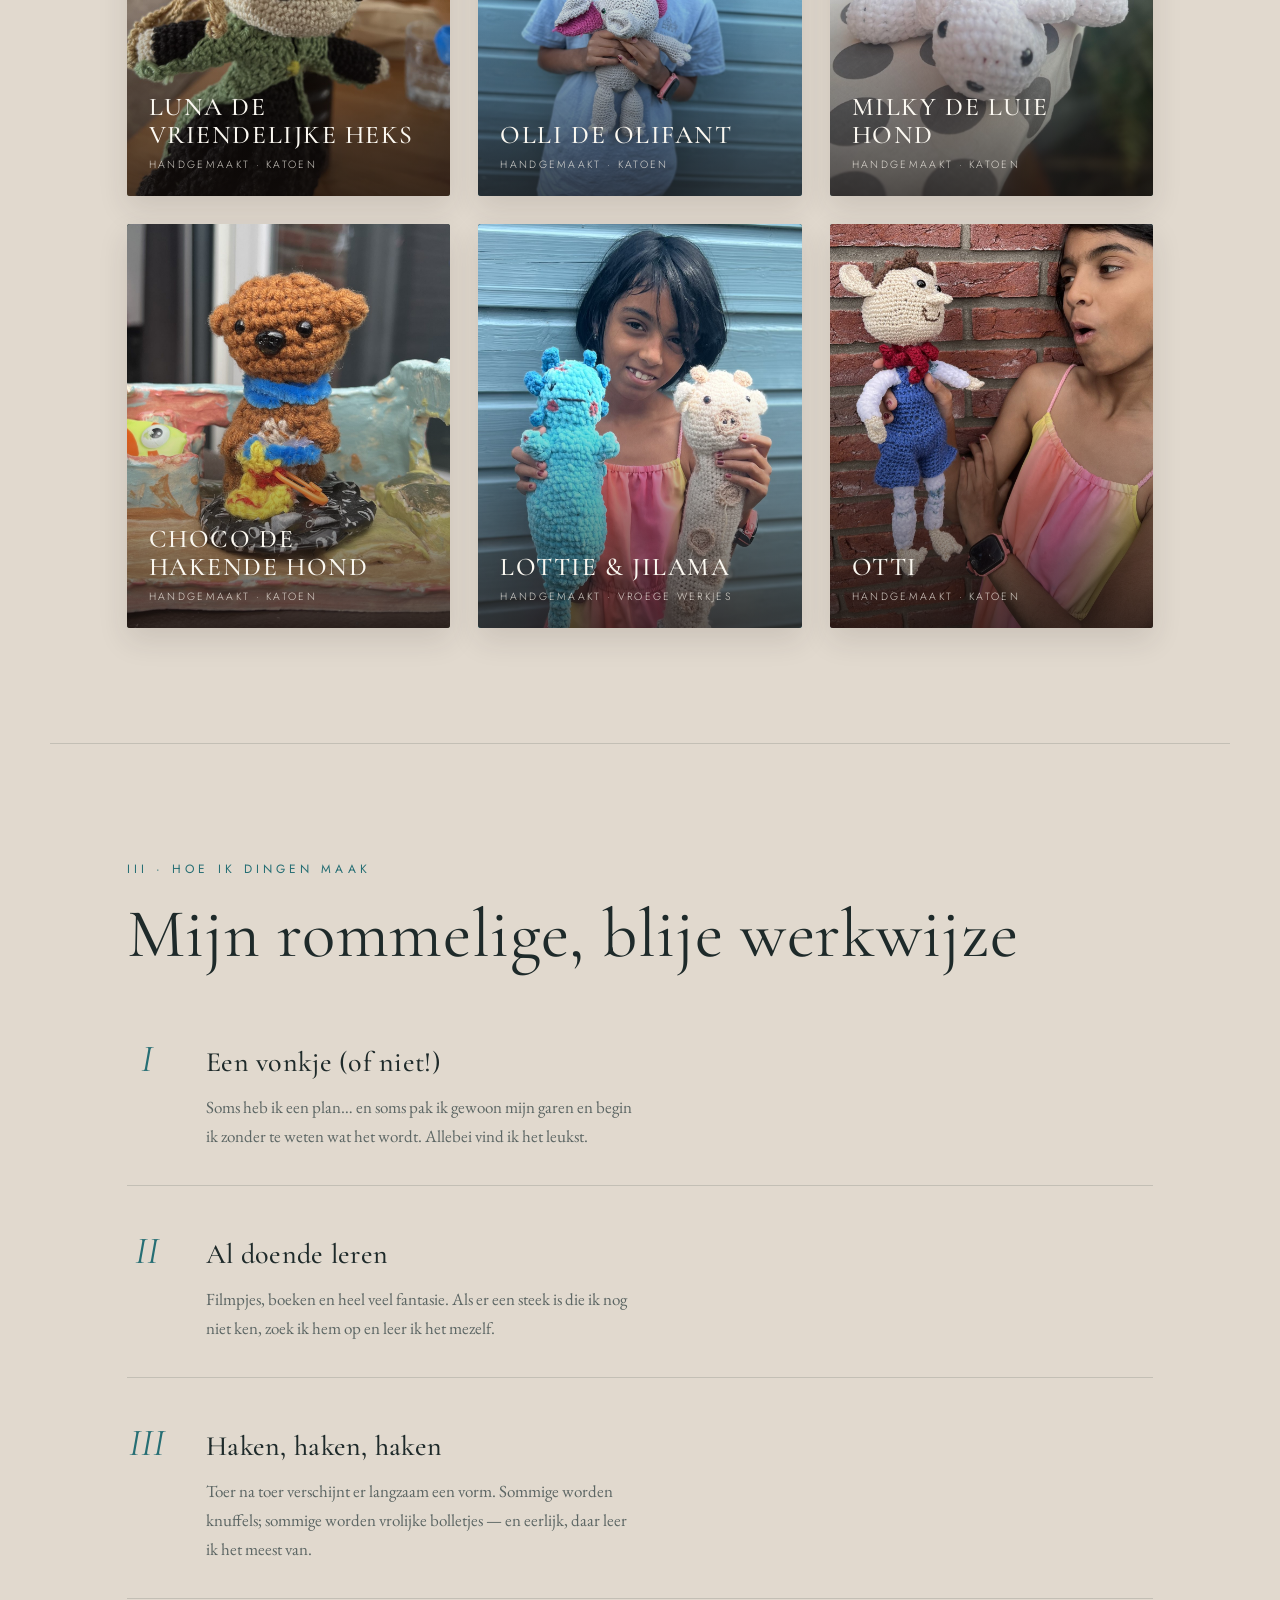
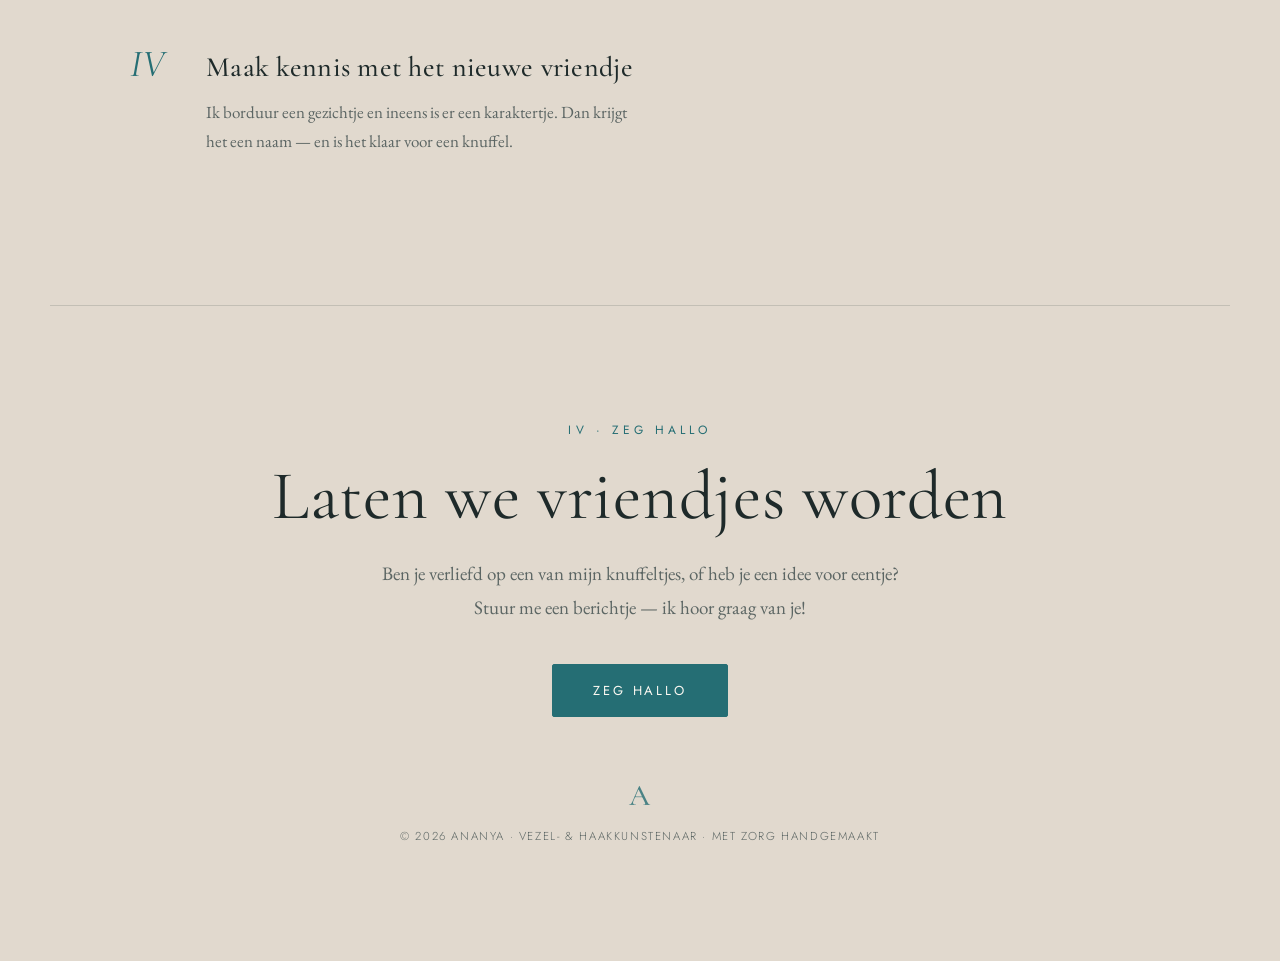
<file: nl.html>
<!DOCTYPE html>
<html lang="nl">
<head>
  <meta charset="UTF-8" />
  <meta name="viewport" content="width=device-width, initial-scale=1.0" />
  <meta name="description" content="Ananya — vezel- en haakkunstenaar. Met toewijding gemaakte knuffels om te koesteren, van natuurlijke garens in kleine oplages." />
  <title>Ananya · Vezel- &amp; Haakkunstenaar</title>
  <link rel="alternate" hreflang="en" href="https://anyaprojects.github.io/Crochet-web/" />
  <link rel="alternate" hreflang="nl" href="https://anyaprojects.github.io/Crochet-web/nl.html" />
  <link rel="alternate" hreflang="de" href="https://anyaprojects.github.io/Crochet-web/de.html" />
  <link rel="alternate" hreflang="x-default" href="https://anyaprojects.github.io/Crochet-web/" />
  <link rel="preconnect" href="https://fonts.googleapis.com" />
  <link rel="preconnect" href="https://fonts.gstatic.com" crossorigin />
  <link href="https://fonts.googleapis.com/css2?family=Cormorant+Garamond:ital,wght@0,300;0,400;0,500;0,600;1,400;1,500&family=EB+Garamond:ital,wght@0,400;0,500;1,400&family=Jost:wght@300;400;500&display=swap" rel="stylesheet" />
  <link rel="stylesheet" href="styles.css?v=2" />
</head>

<body>

  <div class="backdrop" aria-hidden="true">
    <div class="backdrop__photo"></div>
    <div class="backdrop__scrim"></div>
  </div>

  <div class="grain" aria-hidden="true"></div>

  <header class="topbar">
    <a class="monogram" href="#top" aria-label="Ananya — home">
      <span class="monogram__mark">A</span>
    </a>
    <div class="topbar__right">
      <nav class="topnav" aria-label="Hoofdmenu">
        <a href="#about">Verhaal</a>
        <a href="#gallery">Galerij</a>
        <a href="#process">Werkwijze</a>
        <a href="#contact">Contact</a>
      </nav>
      <nav class="langswitch" aria-label="Taal">
        <a href="./" hreflang="en" title="English" aria-label="Engels">🇬🇧</a>
        <a href="nl.html" hreflang="nl" title="Nederlands" aria-label="Nederlands" aria-current="true">🇳🇱</a>
        <a href="de.html" hreflang="de" title="Deutsch" aria-label="Duits">🇩🇪</a>
      </nav>
    </div>
  </header>

  <main id="top">

    <section class="hero">
      <div class="hero__center">
        <p class="hero__eyebrow">Vezel- &amp; Haakkunstenaar</p>
        <h1 class="hero__name">Ananya</h1>
        <div class="hero__rule" aria-hidden="true"></div>
        <p class="hero__tag">Handgemaakte vriendjes — stuk voor stuk langzaam met de hand gehaakt, elk met een eigen naam en verhaal.</p>
      </div>
      <a class="hero__cue" href="#about" aria-label="Scroll om te ontdekken">
        <span>Scroll</span>
        <span class="hero__cue-line" aria-hidden="true"></span>
      </a>
    </section>

    <div class="sheet">

      <!-- OVER MIJ / VERHAAL -->
      <section id="about" class="section reveal">
        <p class="kicker">I · Over mij</p>
        <h2 class="h2">Aan de haak door één klein steekje</h2>

        <div class="about-grid">
          <div class="about-text">
            <p class="lede">
              Hoi — ik ben Ananya. Ik ben tien jaar en helemaal, dolgelukkig
              verslingerd aan haken.
            </p>
            <p class="prose">
              Het begon allemaal twee jaar geleden, toen een vriendin me één
              basissteek leerde. Dat ene lusje was genoeg — ik was verkocht!
              Sindsdien heb ik alles zelf geleerd, van filmpjes, boeken en heel
              veel fantasie.
            </p>
            <p class="prose">
              Mijn allereerste knuffels waren… laten we ze <em>experimenteel</em>
              noemen — vormeloze bolletjes zonder echte vorm. Maar van elk
              wiebelig geval leerde ik weer iets nieuws. Dat gevoel vind ik nog
              steeds heerlijk, dus ik blijf ontdekkende stukjes maken waarbij ik
              gewoon begin te haken zonder plan en zie wie er tevoorschijn komt.
              En eerlijk? Je betrapt me <em>overal</em> met mijn haaknaald — in de
              auto, op de bank, waarschijnlijk nu ook.
            </p>
          </div>

          <figure class="maker-figure">
            <div class="maker-figure__frame">
              <img src="images/portrait-maker.jpg"
                   alt="Portret van Ananya, vezel- en haakkunstenaar"
                   loading="lazy" width="880" height="1100" />
            </div>
            <figcaption>Ananya · de maker</figcaption>
          </figure>
        </div>

        <ul class="stats" aria-label="Hoogtepunten">
          <li class="stat">
            <span class="stat__num">10</span>
            <span class="stat__label">Jaar oud</span>
          </li>
          <li class="stat">
            <span class="stat__num">2</span>
            <span class="stat__label">Jaar aan het haken</span>
          </li>
          <li class="stat">
            <span class="stat__num">1</span>
            <span class="stat__label">Steek waar het mee begon</span>
          </li>
          <li class="stat">
            <span class="stat__num">100<span class="stat__accent">%</span></span>
            <span class="stat__label">Zelf geleerd</span>
          </li>
        </ul>
      </section>

      <!-- GALERIJ -->
      <section id="gallery" class="section reveal">
        <p class="kicker">II · Uitgelicht werk</p>
        <h2 class="h2">De Galerij</h2>
        <p class="prose prose--center">Een kleine collectie recente stukjes. Klik op een stukje om het verhaal te lezen.</p>

        <div class="gallery" role="list">

          <!-- LUNA — af -->
          <button class="piece" type="button" role="listitem"
                  style="--photo:url('images/gallery-01.jpg')"
                  data-title="Luna de Vriendelijke Heks"
                  data-yarn="Katoen — saliegroen, zwart &amp; tarwe"
                  data-stitch="Amigurumi, vaste steken in het rond"
                  data-swatch="e"
                  data-story="Luna is een vriendelijk heksje dat ik heb gemaakt — een saliegroene jas, een zwierige zwarte jurk, gouden krullen en een klein puntig hoedje. Haar gezichtje heb ik met de hand geborduurd, zodat ze een lieve, nieuwsgierige blik heeft. Ze is een geluksvriendinnetje, geen enge heks!">
            <span class="piece__img" data-swatch="e"></span>
            <span class="piece__scrim"></span>
            <span class="piece__meta">
              <span class="piece__name">Luna de Vriendelijke Heks</span>
              <span class="piece__tag">Handgemaakt · Katoen</span>
            </span>
          </button>

          <!-- OLLI — af -->
          <button class="piece" type="button" role="listitem"
                  style="--photo:url('images/gallery-03.jpg')"
                  data-title="Olli de Olifant"
                  data-yarn="Katoen — duifgrijs &amp; magenta"
                  data-stitch="Amigurumi, vaste steken in het rond"
                  data-swatch="d"
                  data-story="Olli is een vrolijke, speelse olifant, geïnspireerd door een van mijn beste vrienden. Hij is gehaakt in zacht duifgrijs katoen, met grote flaporen in felroze, een klein krullend slurfje en een ondeugende grijns. Hij is altijd in voor een spelletje — of een knuffel.">
            <span class="piece__img" data-swatch="d"></span>
            <span class="piece__scrim"></span>
            <span class="piece__meta">
              <span class="piece__name">Olli de Olifant</span>
              <span class="piece__tag">Handgemaakt · Katoen</span>
            </span>
          </button>

          <!-- MILKY — af -->
          <button class="piece" type="button" role="listitem"
                  style="--photo:url('images/gallery-04.jpg'); --photo-y:82%"
                  data-title="Milky de Luie Hond"
                  data-yarn="Katoen — crème &amp; melkwit"
                  data-stitch="Amigurumi, vaste steken in het rond"
                  data-swatch="c"
                  data-story="Milky is de luiste kleine blob uit mijn hele collectie — en eerlijk gezegd ook de allerschattigste. Een van de allereerste vriendjes die ik ooit maakte: dit slaperige hondje is één en al zachte, crèmekleurige knuffel en heeft nergens haast in. Hij is het gelukkigst als hij plat ligt en helemaal niets doet, voor altijd.">
            <span class="piece__img" data-swatch="c"></span>
            <span class="piece__scrim"></span>
            <span class="piece__meta">
              <span class="piece__name">Milky de Luie Hond</span>
              <span class="piece__tag">Handgemaakt · Katoen</span>
            </span>
          </button>

          <!-- CHOCO — af -->
          <button class="piece" type="button" role="listitem"
                  style="--photo:url('images/gallery-05.jpg')"
                  data-title="Choco de Hakende Hond"
                  data-yarn="Katoen — chocoladebruin"
                  data-stitch="Amigurumi, vaste steken in het rond"
                  data-swatch="d"
                  data-story="Choco is een klein hondje dat dol is op haken — ik heb hem gemaakt omdat ik van honden hou! Je vindt hem opgekruld in een rustig hoekje met zijn garen en haaknaald, druk bezig met een eigen werkje. Zijn gezellige haakplekje heb ik samen met een vriend gebouwd.">
            <span class="piece__img" data-swatch="d"></span>
            <span class="piece__scrim"></span>
            <span class="piece__meta">
              <span class="piece__name">Choco de Hakende Hond</span>
              <span class="piece__tag">Handgemaakt · Katoen</span>
            </span>
          </button>

          <!-- LOTTIE & JILAMA — vroege creaties, één foto -->
          <button class="piece" type="button" role="listitem"
                  style="--photo:url('images/gallery-06.jpg')"
                  data-title="Lottie &amp; Jilama"
                  data-yarn="Velours chenille &amp; katoen"
                  data-stitch="Amigurumi, vaste steken in het rond"
                  data-swatch="a"
                  data-story="Lottie en Jilama zijn twee van mijn allereerste creaties — samen gemaakt, en nog steeds samen! Lottie is een zachte, pluizige turquoise axolotl met vrolijke blauwe kieuwen, en Jilama is een unieke kruising tussen een lama en een giraf, met vlekjes en kleine hoorntjes. Het zijn geen blobs — ze zijn echt ergens geworden! Nog niet helemaal perfect, maar ik ben supertrots op ze.">
            <span class="piece__img" data-swatch="a"></span>
            <span class="piece__scrim"></span>
            <span class="piece__meta">
              <span class="piece__name">Lottie &amp; Jilama</span>
              <span class="piece__tag">Handgemaakt · Vroege werkjes</span>
            </span>
          </button>

          <!-- OTTI — af -->
          <button class="piece" type="button" role="listitem"
                  style="--photo:url('images/gallery-08.jpg')"
                  data-lb-photo="images/gallery-02.jpg"
                  data-title="Otti"
                  data-yarn="Katoen — blauw, crème &amp; rood"
                  data-stitch="Amigurumi, vaste steken in het rond"
                  data-swatch="b"
                  data-story="Otti is af! Hij was het vriendje waar ik me het meest op verheugde — een vrolijk kereltje met een rode sjaal en een blauwe tuinbroek — en hier is hij dan eindelijk, helemaal af en klaar voor een knuffel.">
            <span class="piece__img" data-swatch="b"></span>
            <span class="piece__scrim"></span>
            <span class="piece__meta">
              <span class="piece__name">Otti</span>
              <span class="piece__tag">Handgemaakt · Katoen</span>
            </span>
          </button>

        </div>
      </section>

      <!-- WERKWIJZE -->
      <section id="process" class="section reveal">
        <p class="kicker">III · Hoe ik dingen maak</p>
        <h2 class="h2">Mijn rommelige, blije werkwijze</h2>

        <ol class="process">
          <li class="step">
            <span class="step__num">I</span>
            <div class="step__body">
              <h3 class="step__title">Een vonkje (of niet!)</h3>
              <p>Soms heb ik een plan… en soms pak ik gewoon mijn garen en begin ik zonder te weten wat het wordt. Allebei vind ik het leukst.</p>
            </div>
          </li>
          <li class="step">
            <span class="step__num">II</span>
            <div class="step__body">
              <h3 class="step__title">Al doende leren</h3>
              <p>Filmpjes, boeken en heel veel fantasie. Als er een steek is die ik nog niet ken, zoek ik hem op en leer ik het mezelf.</p>
            </div>
          </li>
          <li class="step">
            <span class="step__num">III</span>
            <div class="step__body">
              <h3 class="step__title">Haken, haken, haken</h3>
              <p>Toer na toer verschijnt er langzaam een vorm. Sommige worden knuffels; sommige worden vrolijke bolletjes — en eerlijk, daar leer ik het meest van.</p>
            </div>
          </li>
          <li class="step">
            <span class="step__num">IV</span>
            <div class="step__body">
              <h3 class="step__title">Maak kennis met het nieuwe vriendje</h3>
              <p>Ik borduur een gezichtje en ineens is er een karaktertje. Dan krijgt het een naam — en is het klaar voor een knuffel.</p>
            </div>
          </li>
        </ol>
      </section>

      <!-- CONTACT / FOOTER -->
      <footer id="contact" class="section section--contact reveal">
        <p class="kicker">IV · Zeg hallo</p>
        <h2 class="h2">Laten we vriendjes worden</h2>
        <p class="prose prose--center">
          Ben je verliefd op een van mijn knuffeltjes, of heb je een idee voor
          eentje? Stuur me een berichtje — ik hoor graag van je!
        </p>
        <a class="btn" data-contact data-subject="Hallo via je website" href="#contact">Zeg hallo</a>

        <div class="footer__base">
          <span class="monogram__mark monogram__mark--sm">A</span>
          <p class="footer__fine">© <span id="year"></span> Ananya · Vezel- &amp; Haakkunstenaar · Met zorg handgemaakt</p>
        </div>
      </footer>

    </div><!-- /.sheet -->
  </main>

  <!-- LIGHTBOX -->
  <div class="lightbox" id="lightbox" role="dialog" aria-modal="true" aria-labelledby="lb-title" hidden>
    <div class="lightbox__backdrop" data-close></div>
    <div class="lightbox__panel" role="document">
      <button class="lightbox__close" type="button" data-close aria-label="Voorbeeld sluiten">×</button>
      <div class="lightbox__media" id="lb-media" aria-hidden="true"></div>
      <div class="lightbox__body">
        <p class="kicker">Uitgelicht werk</p>
        <h3 class="lightbox__title" id="lb-title">Naam stukje</h3>
        <div class="lightbox__rule" aria-hidden="true"></div>
        <dl class="lightbox__specs">
          <div class="spec">
            <dt>Soort garen</dt>
            <dd id="lb-yarn">—</dd>
          </div>
          <div class="spec">
            <dt>Gebruikte steek</dt>
            <dd id="lb-stitch">—</dd>
          </div>
        </dl>
        <p class="lightbox__story" id="lb-story">Beschrijving van het verhaal.</p>
      </div>
    </div>
  </div>

  <script src="script.js"></script>
</body>
</html>
</file>
<file: styles.css>
/* =========================================================================
   ANANYA — Fiber & Crochet Artist | Editorial Portfolio
   styles.css
   -------------------------------------------------------------------------
   A quiet, devotional, fine-art aesthetic. One fixed full-bleed photograph
   sits behind everything; content scrolls over it on a frosted cream sheet.
   Palette: marsala · cream · sage · gold. Type: Cormorant Garamond (display,
   widely tracked), EB Garamond (prose), Jost (small uppercase labels).

   CONTENTS
     1. Tokens
     2. Base + grain
     3. Fixed backdrop (the photograph)
     4. Topbar (monogram + nav)
     5. Hero
     6. Sheet + sections (kicker, headings, prose)
     7. Stats
     8. Gallery (reference-style image cards)
     9. Process
    10. Contact + button + footer
    11. Lightbox
    12. Motion
    13. Responsive
   ========================================================================= */

/* -------------------------------------------------------------------------
   1. TOKENS
   ------------------------------------------------------------------------- */
:root {
  --font-display: "Cormorant Garamond", Georgia, serif;
  --font-prose:   "EB Garamond", Georgia, serif;
  --font-label:   "Jost", system-ui, sans-serif;

  /* Teal & cream palette — teal sampled from Ananya's portrait (#30676B) */
  --bone:       #F4EEE3;   /* warm cream sheet     */
  --bone-2:     #E7E0D0;   /* deeper sand          */
  --paper:      #FBF8F1;   /* lightest cream       */
  --ink:        #1E2A2A;   /* deep teal-charcoal   */
  --ink-soft:   #5C6664;   /* muted slate          */
  --marsala:    #256E74;   /* PRIMARY accent — petrol teal */
  --marsala-2:  #184E54;   /* deeper teal          */
  --teal-glow:  #3F8B8F;   /* lighter teal         */
  --sage:       #7E8A6C;   /* soft green (Luna)    */
  --gold:       #C0A15B;   /* thread / trim gold — complements teal */
  --gold-soft:  #DAC994;
  --taupe:      #B4A48C;
  --line:       rgba(30, 42, 42, 0.15);
  --line-gold:  rgba(192, 161, 91, 0.55);

  /* Placeholder "photo" duotones for the gallery (muted, filmic, teal family) */
  --sw-a: linear-gradient(160deg, #12383c 0%, #256e74 55%, #4f9a9c 100%);   /* petrol teal */
  --sw-b: linear-gradient(160deg, #1c3038 0%, #3d5f70 55%, #6f92a6 100%);   /* steel blue  */
  --sw-c: linear-gradient(160deg, #24423f 0%, #4a7168 55%, #8aa79a 100%);   /* teal-green  */
  --sw-d: linear-gradient(160deg, #2f3a2c 0%, #566047 55%, #8b9a76 100%);   /* sage        */
  --sw-e: linear-gradient(160deg, #16343a 0%, #2f6068 55%, #5f9296 100%);   /* deep teal   */
  --sw-f: linear-gradient(160deg, #3a4a40 0%, #607a6a 55%, #9ab0a0 100%);   /* muted moss  */

  --radius:    4px;    /* editorial = nearly square corners */
  --radius-img: 3px;
  --shadow:    0 24px 60px rgba(43, 35, 32, 0.18);
  --shadow-sm: 0 12px 30px rgba(43, 35, 32, 0.12);
  --ease: cubic-bezier(0.22, 1, 0.36, 1);

  --sheet-max: 1180px;
}

/* -------------------------------------------------------------------------
   2. BASE + GRAIN
   ------------------------------------------------------------------------- */
*, *::before, *::after { box-sizing: border-box; }

html { scroll-behavior: smooth; }

body {
  margin: 0;
  font-family: var(--font-prose);
  color: var(--ink);
  background: #2b2320;      /* fallback behind the photo */
  line-height: 1.65;
  -webkit-font-smoothing: antialiased;
  text-rendering: optimizeLegibility;
}

img { max-width: 100%; display: block; }
a { color: inherit; }

/* Fine film grain across the whole page */
.grain {
  position: fixed;
  inset: 0;
  z-index: 60;
  pointer-events: none;
  opacity: 0.4;
  mix-blend-mode: overlay;
  background-image: url("data:image/svg+xml,%3Csvg xmlns='http://www.w3.org/2000/svg' width='160' height='160'%3E%3Cfilter id='n'%3E%3CfeTurbulence type='fractalNoise' baseFrequency='0.85' numOctaves='2' stitchTiles='stitch'/%3E%3C/filter%3E%3Crect width='100%25' height='100%25' filter='url(%23n)'/%3E%3C/svg%3E");
}

/* -------------------------------------------------------------------------
   3. FIXED BACKDROP — the single photograph (fixed via position, not
      background-attachment, which is janky on mobile).
   ------------------------------------------------------------------------- */
.backdrop { position: fixed; inset: 0; z-index: 0; overflow: hidden; }

.backdrop__photo {
  position: absolute;
  inset: -4%;
  /* Drop in images/hero.jpg to replace the gradient. The gradient is a
     mood-matched, out-of-focus placeholder (warm botanical haze). */
  --hero-photo: url("images/hero.jpg");
  background-image:
    var(--hero-photo, none),
    radial-gradient(60% 55% at 72% 30%, rgba(214, 199, 154, 0.55) 0%, rgba(214,199,154,0) 60%),
    radial-gradient(50% 60% at 22% 20%, rgba(158, 138, 106, 0.5) 0%, rgba(158,138,106,0) 60%),
    radial-gradient(80% 80% at 30% 90%, rgba(122, 46, 60, 0.35) 0%, rgba(122,46,60,0) 60%),
    linear-gradient(150deg, #6f6552 0%, #877a5f 40%, #7a6f58 70%, #514a3d 100%);
  background-size: cover;
  background-position: center 34%;   /* keep Luna's hat + face in frame */
  filter: saturate(0.94) contrast(1.02);
  transform: scale(1.02);
  will-change: transform;
}

/* Vignette + tint so overlaid text reads and the mood stays quiet */
.backdrop__scrim {
  position: absolute;
  inset: 0;
  background:
    /* soft dark pool low-center so the title reads over any photo */
    radial-gradient(90% 55% at 50% 74%, rgba(10,24,24,0.62) 0%, rgba(10,24,24,0) 72%),
    radial-gradient(120% 90% at 50% 26%, rgba(0,0,0,0) 40%, rgba(14,30,30,0.55) 100%),
    linear-gradient(180deg, rgba(14,30,30,0.40) 0%, rgba(14,30,30,0.10) 40%, rgba(14,30,30,0.52) 100%);
}

/* -------------------------------------------------------------------------
   4. TOPBAR — fixed monogram + minimal nav
   ------------------------------------------------------------------------- */
.topbar {
  position: fixed;
  top: 0; left: 0; right: 0;
  z-index: 50;
  display: flex;
  align-items: center;
  justify-content: space-between;
  padding: 22px clamp(20px, 4vw, 48px);
  pointer-events: none;
  transition: background-color 0.4s var(--ease), padding 0.4s var(--ease),
              box-shadow 0.4s var(--ease);
}
.topbar > * { pointer-events: auto; }

/* Scrolled state — over the cream sheet the bar tints so dark type reads */
.topbar.is-scrolled {
  padding-top: 14px;
  padding-bottom: 14px;
  background: rgba(245, 238, 225, 0.86);
  backdrop-filter: blur(14px) saturate(1.05);
  -webkit-backdrop-filter: blur(14px) saturate(1.05);
  box-shadow: 0 1px 0 var(--line-gold), 0 10px 30px rgba(43, 35, 32, 0.10);
}
.topbar.is-scrolled .topnav a { color: var(--ink); }
.topbar.is-scrolled .topnav a:hover { border-color: var(--marsala); }
.topbar.is-scrolled .langswitch a { color: var(--ink); }
.topbar.is-scrolled .langswitch a:hover { border-color: var(--marsala); }
.topbar.is-scrolled .monogram {
  background: transparent;
  border-color: var(--marsala);
}
.topbar.is-scrolled .monogram__mark { color: var(--marsala); }

.monogram {
  display: grid;
  place-items: center;
  width: 52px; height: 62px;
  border: 1px solid var(--line-gold);
  border-radius: 40% / 46%;      /* soft vesica/oval frame like the reference */
  text-decoration: none;
  background: rgba(30, 24, 20, 0.16);
  backdrop-filter: blur(6px);
  -webkit-backdrop-filter: blur(6px);
}
.monogram__mark {
  font-family: var(--font-display);
  font-weight: 500;
  font-size: 26px;
  letter-spacing: 0.04em;
  color: var(--gold-soft);
  line-height: 1;
}

.topnav { display: flex; gap: clamp(16px, 2.4vw, 34px); }
.topnav a {
  font-family: var(--font-label);
  font-weight: 400;
  font-size: 12.5px;
  letter-spacing: 0.24em;
  text-transform: uppercase;
  color: rgba(251, 247, 238, 0.9);
  text-decoration: none;
  padding-bottom: 4px;
  border-bottom: 1px solid transparent;
  transition: border-color 0.3s var(--ease), color 0.3s var(--ease);
}
.topnav a:hover { border-color: var(--gold-soft); }

/* Right-hand header group: section nav + always-on language switcher */
.topbar__right { display: flex; align-items: center; gap: clamp(14px, 2.4vw, 30px); }
.langswitch { display: flex; align-items: center; gap: 14px; }
.langswitch a {
  font-size: 19px;
  line-height: 1;
  text-decoration: none;
  opacity: 0.5;                       /* inactive flags recede */
  padding-bottom: 3px;
  border-bottom: 2px solid transparent;
  filter: drop-shadow(0 1px 2px rgba(0, 0, 0, 0.4));   /* legible over any photo */
  transition: opacity 0.25s var(--ease), border-color 0.25s var(--ease), transform 0.25s var(--ease);
}
.langswitch a:hover { opacity: 1; transform: translateY(-1px); }
.langswitch a[aria-current="true"] { opacity: 1; border-bottom-color: var(--gold-soft); }

/* -------------------------------------------------------------------------
   5. HERO — the photograph shows through; only the title lives here
   ------------------------------------------------------------------------- */
main { position: relative; z-index: 10; }

.hero {
  position: relative;
  min-height: 100vh;
  display: flex;
  flex-direction: column;
  align-items: center;
  justify-content: flex-end;      /* title sits low, over Luna's dark dress */
  text-align: center;
  color: var(--paper);
  padding: 120px 24px clamp(96px, 15vh, 168px);
}

.hero__eyebrow {
  margin: 0 0 26px;
  font-family: var(--font-label);
  font-weight: 300;
  font-size: clamp(11px, 1vw, 13px);
  letter-spacing: 0.42em;
  text-transform: uppercase;
  color: rgba(251, 247, 238, 0.92);
  text-indent: 0.42em;
  text-shadow: 0 1px 16px rgba(10, 22, 22, 0.55);
}

.hero__name {
  margin: 0;
  font-family: var(--font-display);
  font-weight: 400;
  font-size: clamp(58px, 10.5vw, 158px);
  line-height: 0.94;
  letter-spacing: 0.14em;
  text-indent: 0.14em;            /* balances the tracking */
  text-transform: uppercase;
  text-shadow: 0 2px 40px rgba(0,0,0,0.35);
}

.hero__rule {
  width: 74px; height: 1px;
  margin: 30px auto 26px;
  background: var(--gold-soft);
  opacity: 0.9;
}

.hero__tag {
  margin: 0 auto;
  max-width: 44ch;
  font-family: var(--font-prose);
  font-style: italic;
  font-size: clamp(16px, 1.7vw, 21px);
  line-height: 1.6;
  color: rgba(251, 247, 238, 0.92);
  text-shadow: 0 1px 18px rgba(10, 22, 22, 0.5);
}

.hero__cue {
  position: absolute;
  bottom: 34px; left: 50%;
  transform: translateX(-50%);
  display: flex;
  flex-direction: column;
  align-items: center;
  gap: 12px;
  text-decoration: none;
  font-family: var(--font-label);
  font-size: 10.5px;
  letter-spacing: 0.3em;
  text-transform: uppercase;
  color: rgba(251, 247, 238, 0.8);
}
.hero__cue-line {
  width: 1px; height: 46px;
  background: linear-gradient(180deg, var(--gold-soft), transparent);
  animation: cue 2.4s var(--ease) infinite;
  transform-origin: top;
}
@keyframes cue {
  0%, 100% { transform: scaleY(0.4); opacity: 0.5; }
  50%      { transform: scaleY(1);   opacity: 1; }
}

/* -------------------------------------------------------------------------
   6. SHEET + SECTIONS — frosted cream paper over the fixed photo
   ------------------------------------------------------------------------- */
.sheet {
  position: relative;
  background: rgba(245, 238, 225, 0.90);
  backdrop-filter: blur(22px) saturate(1.05);
  -webkit-backdrop-filter: blur(22px) saturate(1.05);
  border-top: 1px solid rgba(255, 255, 255, 0.35);
  box-shadow: 0 -30px 80px rgba(30, 24, 20, 0.35);
}
/* thin gold hairline crowning the sheet */
.sheet::before {
  content: "";
  position: absolute;
  top: -1px; left: 0; right: 0;
  height: 1px;
  background: linear-gradient(90deg, transparent, var(--line-gold) 20%, var(--line-gold) 80%, transparent);
}

.section {
  max-width: var(--sheet-max);
  margin: 0 auto;
  padding: clamp(64px, 9vw, 130px) clamp(24px, 6vw, 88px);
  border-bottom: 1px solid var(--line);
}
.section:last-child { border-bottom: 0; }

/* Roman-numeral uppercase kicker */
.kicker {
  margin: 0 0 20px;
  font-family: var(--font-label);
  font-weight: 400;
  font-size: 12px;
  letter-spacing: 0.34em;
  text-transform: uppercase;
  color: var(--marsala);
}

.h2 {
  margin: 0 0 26px;
  font-family: var(--font-display);
  font-weight: 400;
  font-size: clamp(38px, 5.4vw, 72px);
  line-height: 1.02;
  letter-spacing: 0.01em;
  color: var(--ink);
}

.lede {
  font-size: clamp(21px, 2.3vw, 27px);
  line-height: 1.5;
  color: var(--ink);
  max-width: 40ch;
  margin: 0 0 26px;
}

.prose {
  font-size: clamp(17px, 1.5vw, 19px);
  line-height: 1.75;
  color: var(--ink-soft);
  max-width: 60ch;
  margin: 0 0 10px;
}
.prose--center { text-align: center; margin-left: auto; margin-right: auto; }

/* -------------------------------------------------------------------------
   7. STATS
   ------------------------------------------------------------------------- */
.stats {
  list-style: none;
  margin: 56px 0 0;
  padding: 0;
  display: grid;
  grid-template-columns: repeat(4, 1fr);
  gap: 0;
  border-top: 1px solid var(--line);
}
.stat {
  padding: 30px 24px 30px 0;
  border-right: 1px solid var(--line);
}
.stat:last-child { border-right: 0; }
.stat__num {
  display: block;
  font-family: var(--font-display);
  font-weight: 400;
  font-size: clamp(42px, 5vw, 66px);
  line-height: 1;
  color: var(--ink);
}
.stat__accent { color: var(--marsala); }
.stat__label {
  display: block;
  margin-top: 12px;
  font-family: var(--font-label);
  font-weight: 300;
  font-size: 11.5px;
  letter-spacing: 0.16em;
  text-transform: uppercase;
  color: var(--ink-soft);
}

/* -------------------------------------------------------------------------
   8. GALLERY — reference-style full-image cards
   ------------------------------------------------------------------------- */
.gallery {
  margin-top: 54px;
  display: grid;
  grid-template-columns: repeat(auto-fill, minmax(260px, 1fr));
  gap: clamp(18px, 2.2vw, 30px);
}

.piece {
  position: relative;
  appearance: none;
  border: 0;
  padding: 0;
  cursor: pointer;
  overflow: hidden;
  border-radius: var(--radius-img);
  aspect-ratio: 4 / 5;
  background: var(--marsala-2);
  box-shadow: var(--shadow-sm);
  isolation: isolate;
}

/* The photo/placeholder layer */
.piece__img {
  position: absolute;
  inset: 0;
  z-index: 0;
  /* Real photo (images/gallery-0N.jpg) via inline --photo, gradient behind */
  background-image: var(--photo, none), var(--sw-a);
  background-size: cover, cover;
  /* --photo-y lets an individual card nudge its photo crop vertically */
  background-position: center var(--photo-y, center), center;
  transition: transform 1.1s var(--ease);
}
.piece[data-swatch="a"] .piece__img { background-image: var(--photo, none), var(--sw-a); }
.piece[data-swatch="b"] .piece__img { background-image: var(--photo, none), var(--sw-b); }
.piece[data-swatch="c"] .piece__img { background-image: var(--photo, none), var(--sw-c); }
.piece[data-swatch="d"] .piece__img { background-image: var(--photo, none), var(--sw-d); }
.piece[data-swatch="e"] .piece__img { background-image: var(--photo, none), var(--sw-e); }
.piece[data-swatch="f"] .piece__img { background-image: var(--photo, none), var(--sw-f); }

/* Bottom scrim for legible captions (like the reference) */
.piece__scrim {
  position: absolute;
  inset: 0;
  z-index: 1;
  background: linear-gradient(180deg, rgba(20,14,12,0) 42%, rgba(20,14,12,0.72) 100%);
  transition: opacity 0.6s var(--ease);
}

.piece__meta {
  position: absolute;
  z-index: 2;
  left: 0; right: 0; bottom: 0;
  padding: 22px 22px 24px;
  text-align: left;
  color: var(--paper);
}
.piece__name {
  display: block;
  font-family: var(--font-display);
  font-weight: 500;
  font-size: clamp(22px, 2vw, 27px);
  letter-spacing: 0.06em;
  line-height: 1.1;
  text-transform: uppercase;
}
.piece__tag {
  display: inline-block;
  margin-top: 8px;
  font-family: var(--font-label);
  font-weight: 300;
  font-size: 10.5px;
  letter-spacing: 0.22em;
  text-transform: uppercase;
  color: rgba(251, 247, 238, 0.82);
}
/* thin gold rule that draws in on hover */
.piece__meta::before {
  content: "";
  display: block;
  width: 0; height: 1px;
  margin-bottom: 14px;
  background: var(--gold-soft);
  transition: width 0.6s var(--ease);
}

.piece:hover .piece__img,
.piece:focus-visible .piece__img { transform: scale(1.06); }
.piece:hover .piece__meta::before,
.piece:focus-visible .piece__meta::before { width: 42px; }
.piece:focus-visible { outline: 2px solid var(--gold); outline-offset: 3px; }

/* Ensure real photos fill each card (background layers already cover) */
.piece__img { background-repeat: no-repeat; }

/* "Next make" corner badge on the Otto card */
.piece__badge {
  position: absolute;
  z-index: 3;
  top: 14px; left: 14px;
  font-family: var(--font-label);
  font-weight: 500;
  font-size: 10.5px;
  letter-spacing: 0.2em;
  text-transform: uppercase;
  color: var(--paper);
  background: rgba(37, 110, 116, 0.92);   /* teal */
  border: 1px solid rgba(255,255,255,0.35);
  padding: 7px 13px;
  border-radius: 999px;
  backdrop-filter: blur(4px);
  -webkit-backdrop-filter: blur(4px);
}

/* Coming-soon placeholder tiles */
.piece--soon {
  display: grid;
  place-items: center;
  cursor: default;
  background:
    repeating-linear-gradient(45deg, rgba(37,110,116,0.04) 0 12px, rgba(37,110,116,0) 12px 24px),
    var(--paper);
  border: 1px dashed rgba(37, 110, 116, 0.35);
  box-shadow: none;
}
.piece--soon:hover { transform: none; box-shadow: none; }
.piece__soon-inner { display: grid; justify-items: center; gap: 12px; text-align: center; }
.piece__soon-mark { font-size: 26px; color: var(--marsala); opacity: 0.7; }
.piece__soon-label {
  font-family: var(--font-label);
  font-weight: 400;
  font-size: 12px;
  letter-spacing: 0.2em;
  text-transform: uppercase;
  line-height: 1.7;
  color: var(--ink-soft);
}

/* ---- ABOUT: two-column text + maker portrait ---- */
.about-grid {
  display: grid;
  grid-template-columns: 1.25fr 0.85fr;
  gap: clamp(32px, 5vw, 72px);
  align-items: start;
}
.about-text { min-width: 0; }

.maker-figure { margin: 6px 0 0; }
.maker-figure__frame {
  position: relative;
  border-radius: var(--radius-img);
  overflow: hidden;
  box-shadow: var(--shadow-sm);
  /* thin gold inner frame like a gallery print */
  outline: 1px solid var(--line-gold);
  outline-offset: -8px;
}
.maker-figure__frame::after {
  content: "";
  position: absolute;
  inset: 0;
  box-shadow: inset 0 0 0 8px rgba(251, 248, 241, 0.6);
  pointer-events: none;
}
.maker-figure img {
  width: 100%;
  aspect-ratio: 4 / 5;
  object-fit: cover;
  display: block;
}
.maker-figure figcaption {
  margin-top: 14px;
  font-family: var(--font-label);
  font-weight: 400;
  font-size: 11.5px;
  letter-spacing: 0.2em;
  text-transform: uppercase;
  color: var(--ink-soft);
  text-align: center;
}

/* -------------------------------------------------------------------------
   9. PROCESS
   ------------------------------------------------------------------------- */
.process { list-style: none; margin: 52px 0 0; padding: 0; }
.step {
  display: flex;
  gap: clamp(20px, 3vw, 40px);
  padding: 34px 0;
  border-top: 1px solid var(--line);
  align-items: baseline;
}
.step:first-child { border-top: 0; padding-top: 6px; }
.step__num {
  font-family: var(--font-display);
  font-weight: 400;
  font-style: italic;
  font-size: clamp(26px, 3vw, 40px);
  color: var(--marsala);
  flex-shrink: 0;
  width: 2.4ch;
  text-align: center;
}
.step__title {
  margin: 0 0 8px;
  font-family: var(--font-display);
  font-weight: 500;
  font-size: clamp(22px, 2.2vw, 28px);
  letter-spacing: 0.01em;
  color: var(--ink);
}
.step__body p {
  margin: 0;
  font-size: 17px;
  line-height: 1.7;
  color: var(--ink-soft);
  max-width: 54ch;
}

/* -------------------------------------------------------------------------
   10. CONTACT + BUTTON + FOOTER
   ------------------------------------------------------------------------- */
.section--contact { text-align: center; }
.section--contact .kicker { color: var(--marsala); }

.btn {
  display: inline-block;
  margin-top: 30px;
  padding: 15px 40px;
  font-family: var(--font-label);
  font-weight: 400;
  font-size: 13px;
  letter-spacing: 0.22em;
  text-transform: uppercase;
  text-decoration: none;
  color: var(--paper);
  background: var(--marsala);
  border: 1px solid var(--marsala);
  border-radius: 2px;
  transition: background-color 0.35s var(--ease), color 0.35s var(--ease), transform 0.35s var(--ease);
}
.btn:hover {
  background: transparent;
  color: var(--marsala);
  transform: translateY(-2px);
}

.footer__base {
  margin-top: 64px;
  display: flex;
  flex-direction: column;
  align-items: center;
  gap: 16px;
}
.monogram__mark--sm { font-size: 30px; color: var(--marsala); opacity: 0.8; }
.footer__fine {
  margin: 0;
  font-family: var(--font-label);
  font-weight: 300;
  font-size: 11.5px;
  letter-spacing: 0.14em;
  text-transform: uppercase;
  color: var(--ink-soft);
}

/* -------------------------------------------------------------------------
   11. LIGHTBOX
   ------------------------------------------------------------------------- */
.lightbox {
  position: fixed;
  inset: 0;
  z-index: 300;
  display: grid;
  place-items: center;
  padding: 24px;
}
.lightbox[hidden] { display: none; }

.lightbox__backdrop {
  position: absolute;
  inset: 0;
  background: rgba(26, 18, 16, 0.62);
  backdrop-filter: blur(8px);
  -webkit-backdrop-filter: blur(8px);
  animation: fade 0.35s var(--ease);
}
.lightbox__panel {
  position: relative;
  z-index: 1;
  width: min(960px, 100%);
  max-height: 90vh;
  overflow: auto;
  display: grid;
  grid-template-columns: 1.05fr 1fr;
  background: var(--paper);
  border-radius: var(--radius);
  box-shadow: var(--shadow);
  animation: pop 0.4s var(--ease);
}
.lightbox__media {
  min-height: 380px;
  background-image: var(--lb-photo, none), var(--lb-swatch, var(--sw-a));
  background-size: cover, cover;
  background-position: center var(--lb-photo-y, center), center;
}
.lightbox__body { padding: clamp(28px, 3.4vw, 52px); }
.lightbox__title {
  margin: 12px 0 0;
  font-family: var(--font-display);
  font-weight: 500;
  font-size: clamp(30px, 3.2vw, 46px);
  letter-spacing: 0.04em;
  text-transform: uppercase;
  line-height: 1.02;
  color: var(--ink);
}
.lightbox__rule { width: 54px; height: 1px; margin: 20px 0 24px; background: var(--gold); }
.lightbox__specs { margin: 0 0 26px; display: grid; gap: 18px; }
.spec { margin: 0; }
.spec dt {
  font-family: var(--font-label);
  font-weight: 400;
  font-size: 10.5px;
  letter-spacing: 0.2em;
  text-transform: uppercase;
  color: var(--marsala);
  margin-bottom: 6px;
}
.spec dd { margin: 0; font-size: 19px; color: var(--ink); }
.lightbox__story { margin: 0; font-size: 18px; font-style: italic; line-height: 1.7; color: var(--ink-soft); }

.lightbox__close {
  position: absolute;
  top: 14px; right: 14px;
  z-index: 2;
  width: 44px; height: 44px;
  border: 0; border-radius: 50%;
  cursor: pointer;
  font-size: 24px; line-height: 1;
  color: var(--paper);
  background: rgba(26, 18, 16, 0.5);
  transition: background 0.25s var(--ease), transform 0.25s var(--ease);
}
.lightbox__close:hover { background: rgba(26, 18, 16, 0.85); transform: rotate(90deg); }

@keyframes fade { from { opacity: 0; } to { opacity: 1; } }
@keyframes pop {
  from { opacity: 0; transform: translateY(16px) scale(0.985); }
  to   { opacity: 1; transform: translateY(0) scale(1); }
}

/* -------------------------------------------------------------------------
   12. MOTION — scroll reveal
   ------------------------------------------------------------------------- */
.reveal { opacity: 0; transform: translateY(22px); }
.reveal.is-visible {
  opacity: 1; transform: none;
  transition: opacity 0.9s var(--ease), transform 0.9s var(--ease);
}

/* -------------------------------------------------------------------------
   13. RESPONSIVE
   ------------------------------------------------------------------------- */
@media (max-width: 860px) {
  .about-grid { grid-template-columns: 1fr; gap: 40px; }
  .maker-figure { max-width: 360px; margin: 0 auto; }
}

@media (max-width: 900px) {
  .stats { grid-template-columns: repeat(2, 1fr); }
  .stat { border-bottom: 1px solid var(--line); padding-right: 20px; }
  .stat:nth-child(2) { border-right: 0; }
  /* Stack as normal block flow (not grid): a grid item's aspect-ratio fights
     align-items:stretch and lets the body overlap the photo. Plain flow gives
     the photo a reliable portrait window with the text cleanly below it. */
  .lightbox__panel { display: block; }
  .lightbox__media { min-height: 0; aspect-ratio: 4 / 5; }
}

@media (max-width: 620px) {
  .topnav { display: none; }        /* keep the phone hero clean */
  .hero { padding-top: 96px; }
  .stat { padding-right: 16px; }
}

@media (max-width: 400px) {
  .gallery { grid-template-columns: 1fr; }
  .stats { grid-template-columns: 1fr; }
  .stat { border-right: 0; }
}

@media (prefers-reduced-motion: reduce) {
  * { animation-duration: 0.01ms !important; transition-duration: 0.01ms !important; }
  html { scroll-behavior: auto; }
  .reveal { opacity: 1; transform: none; }
}
</file>
